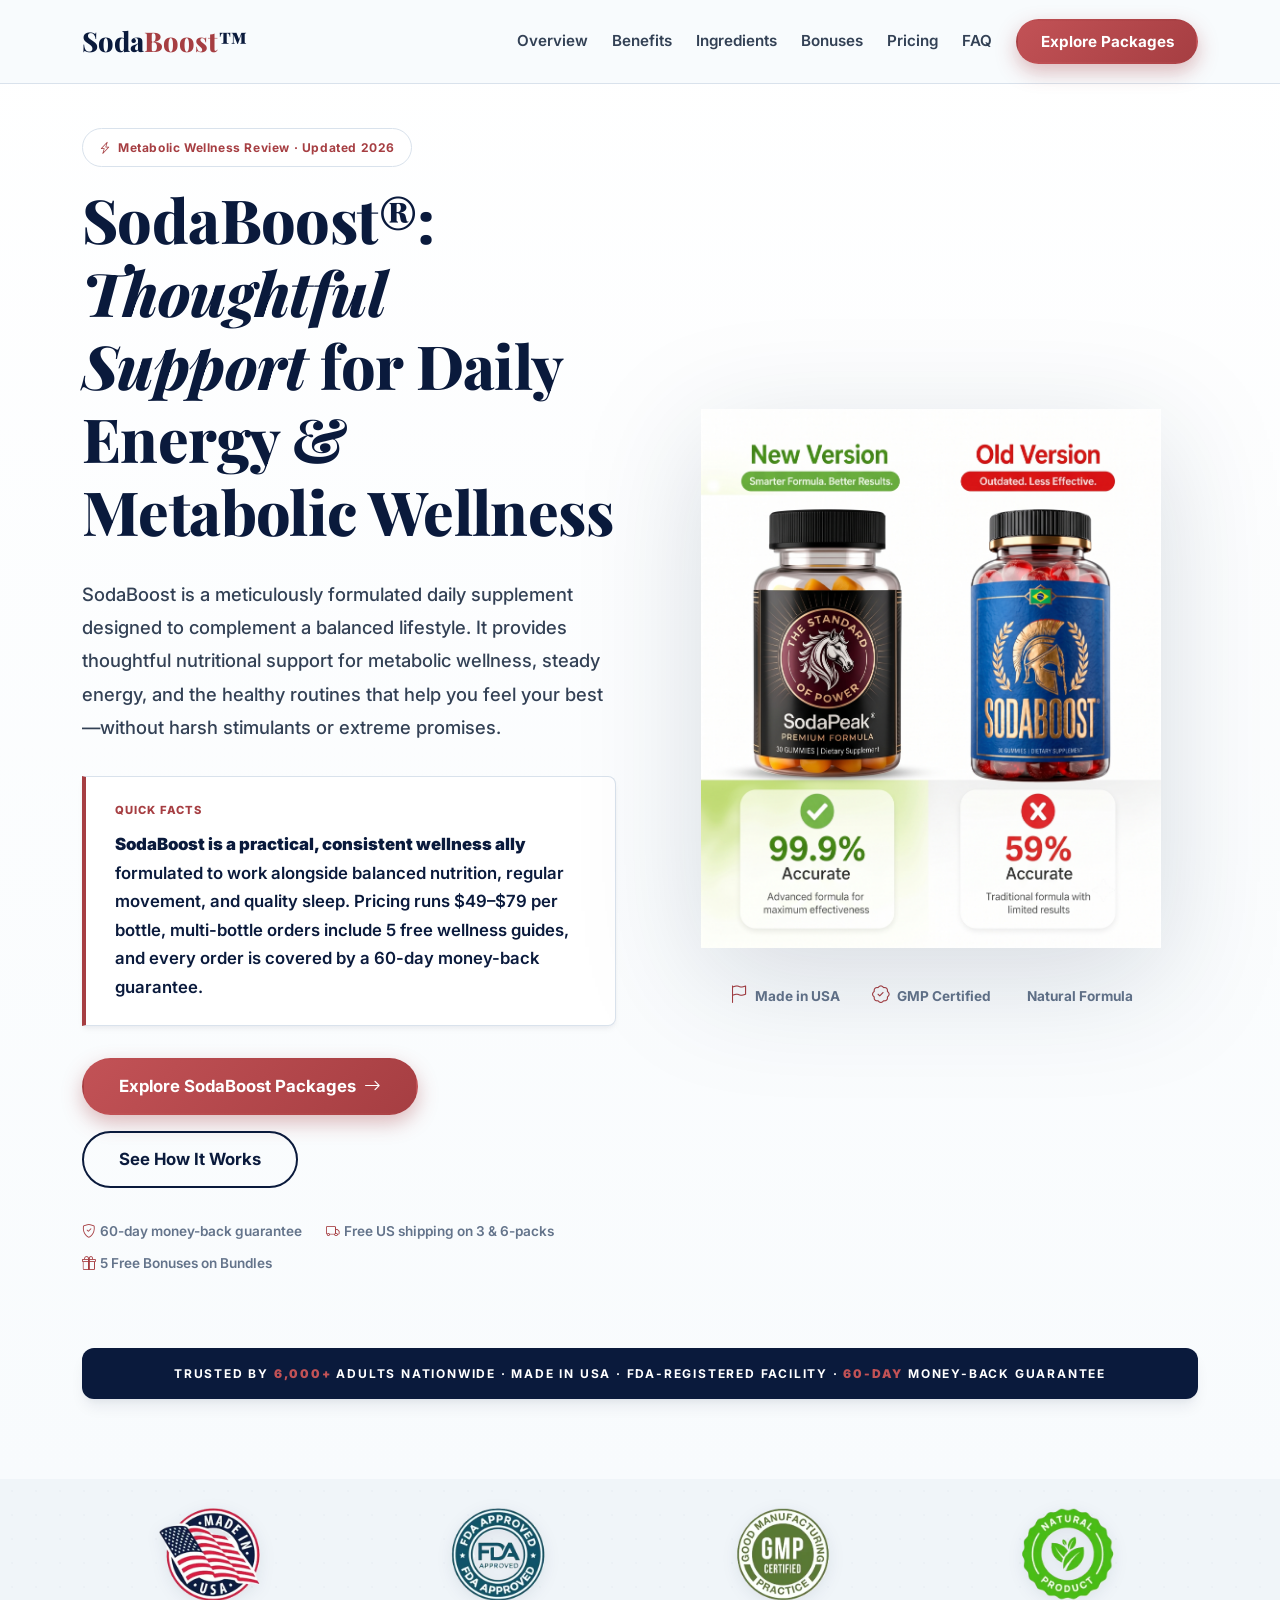
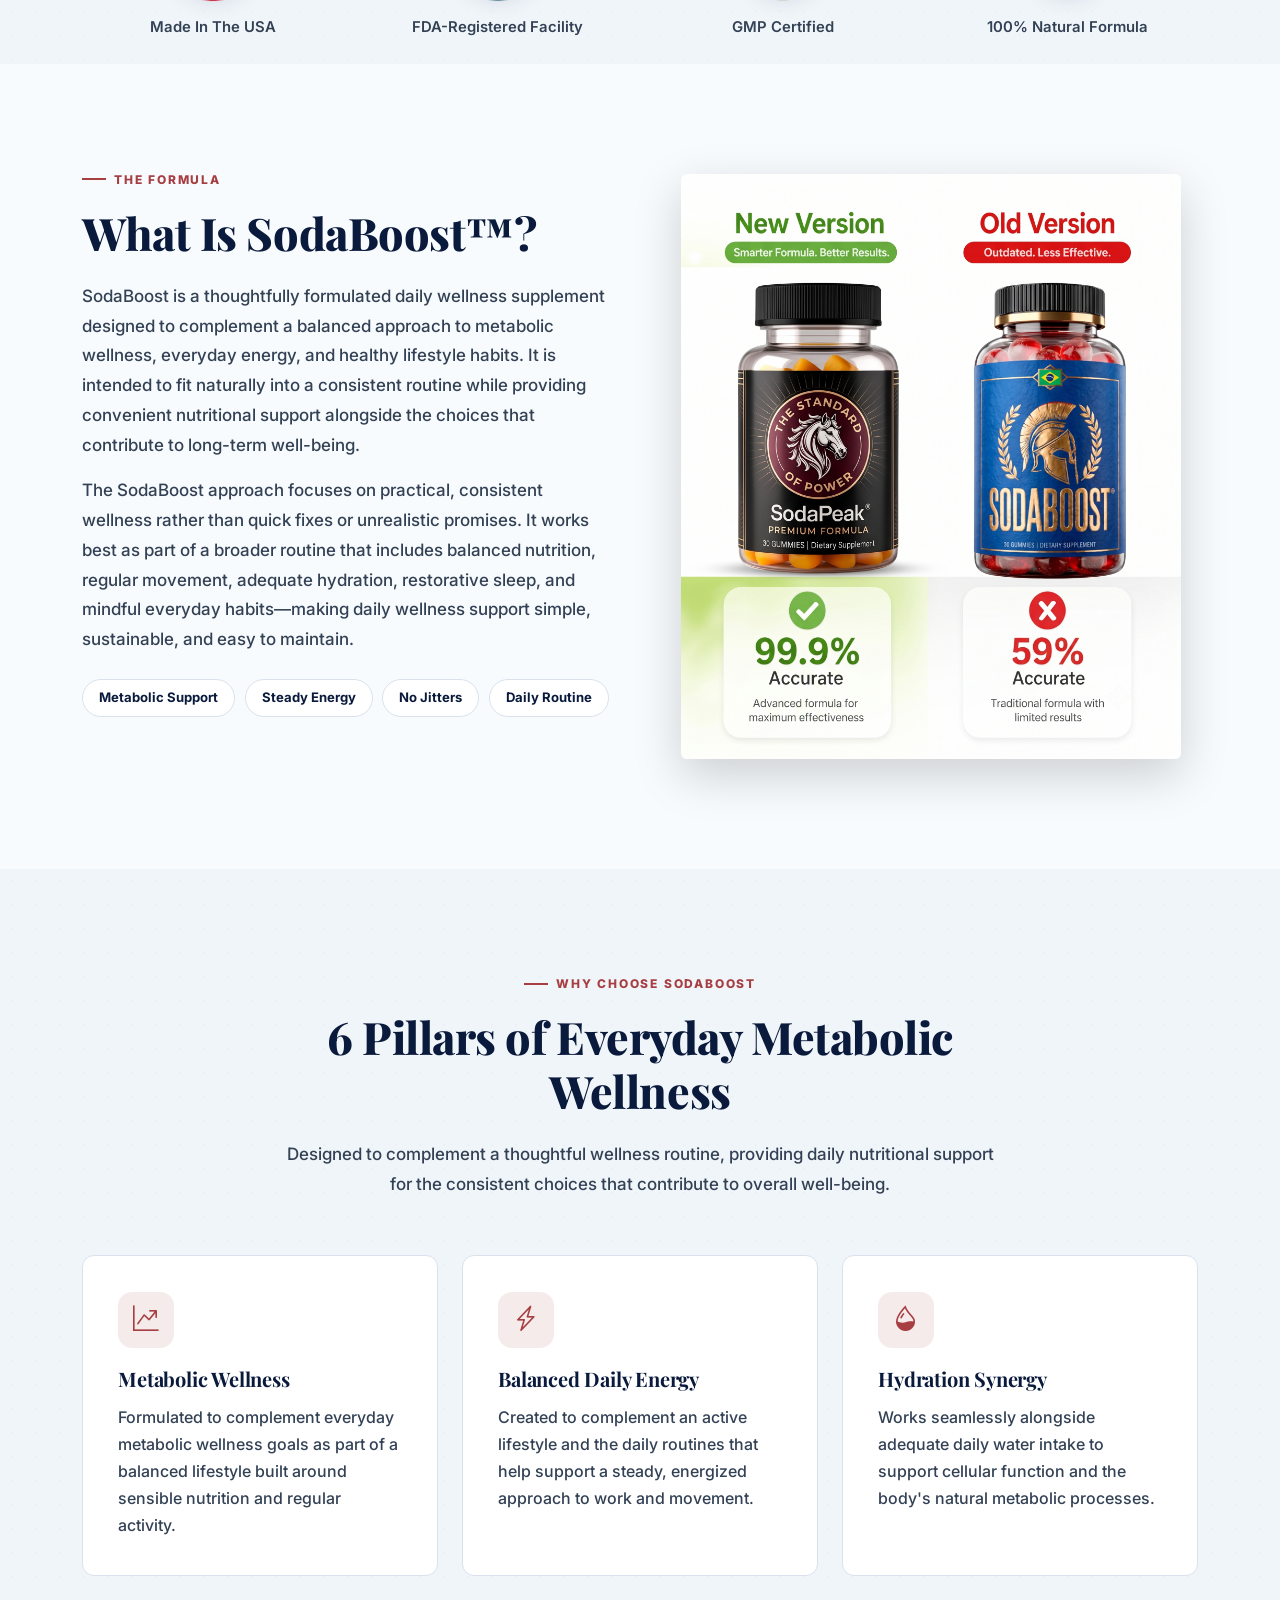
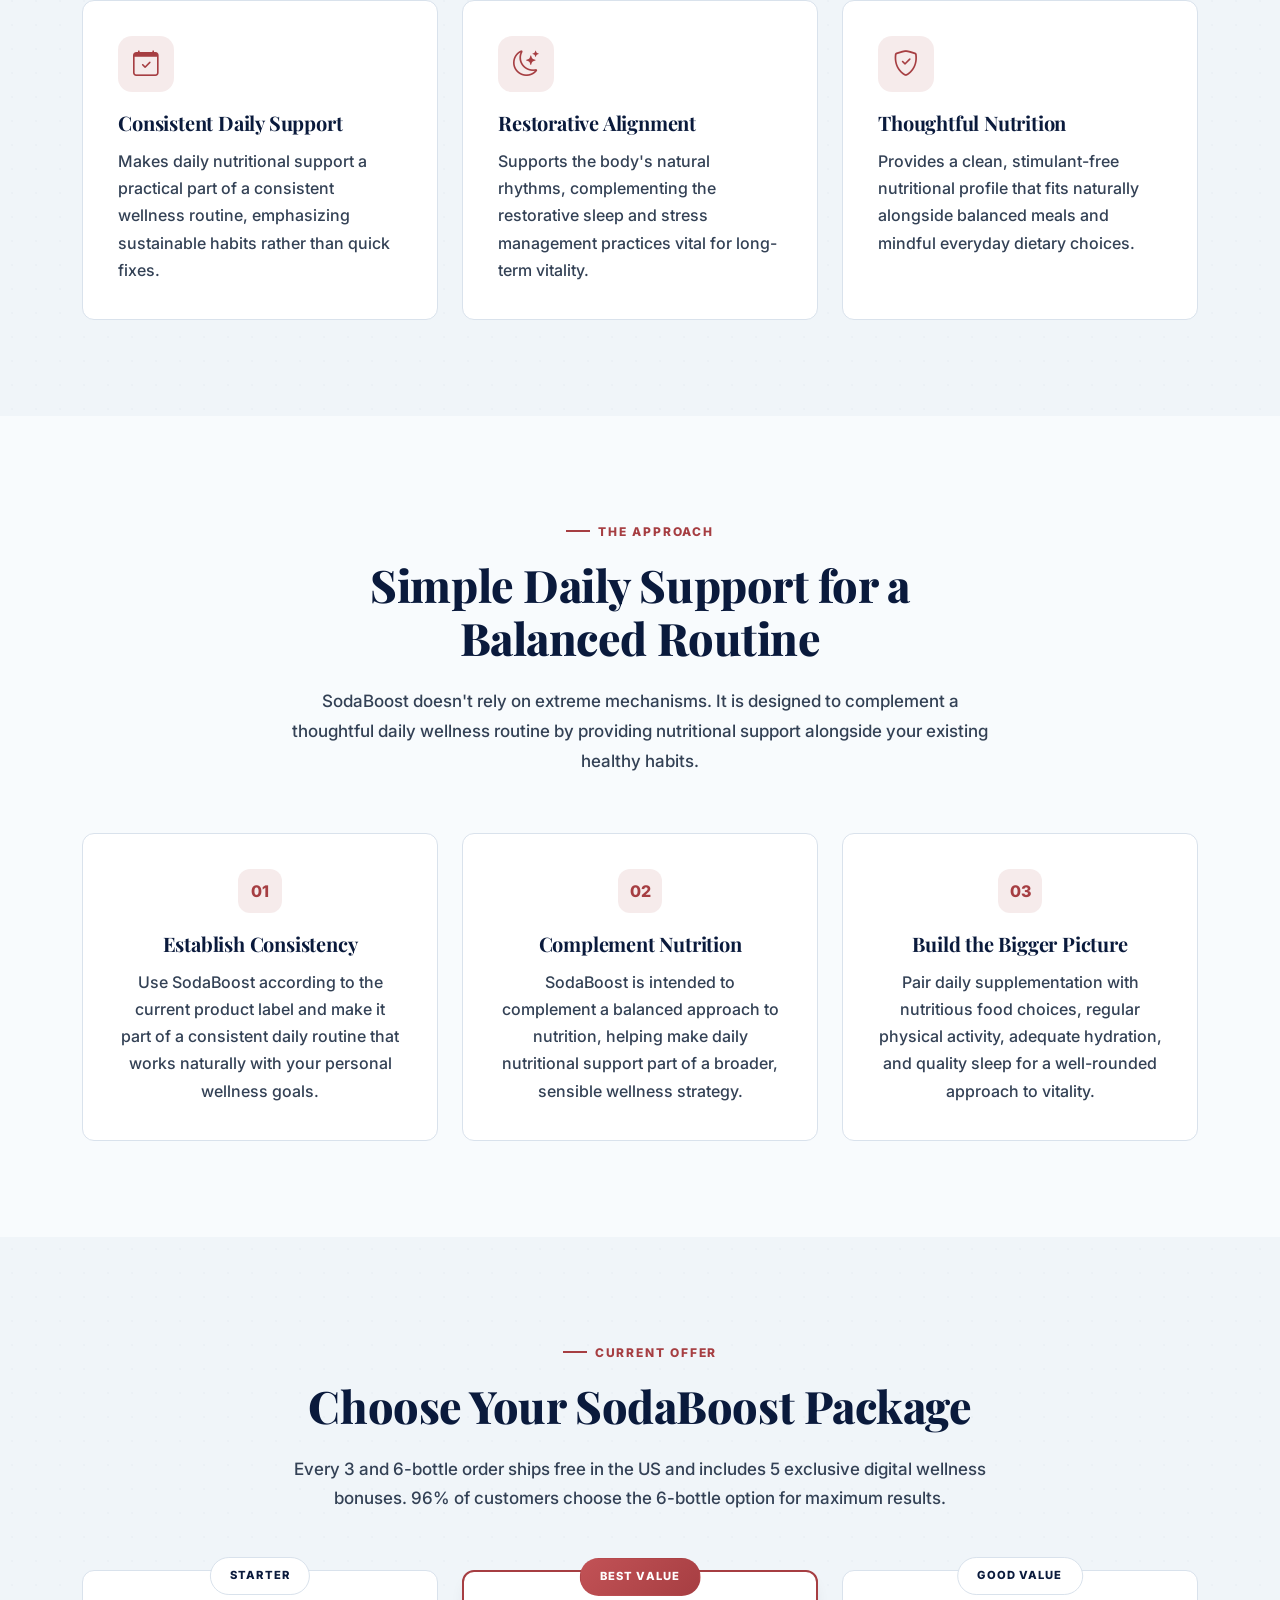
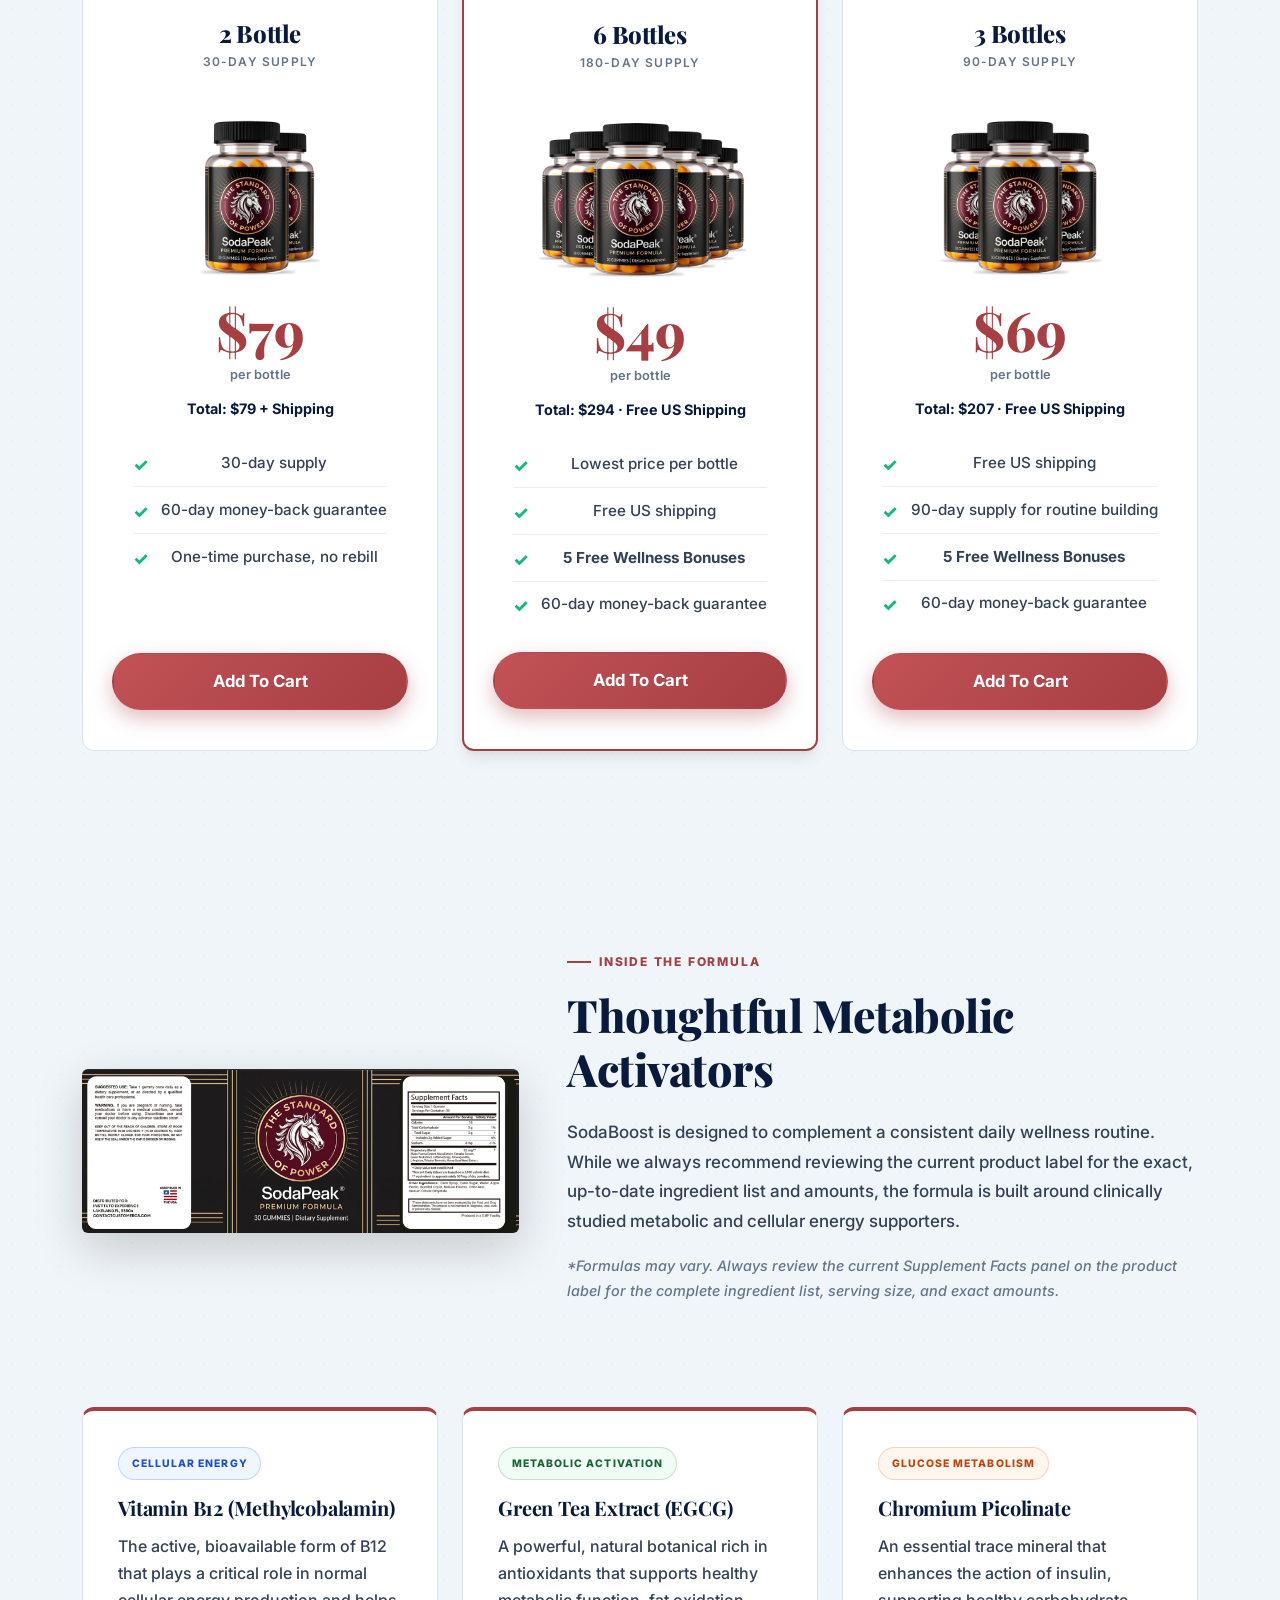
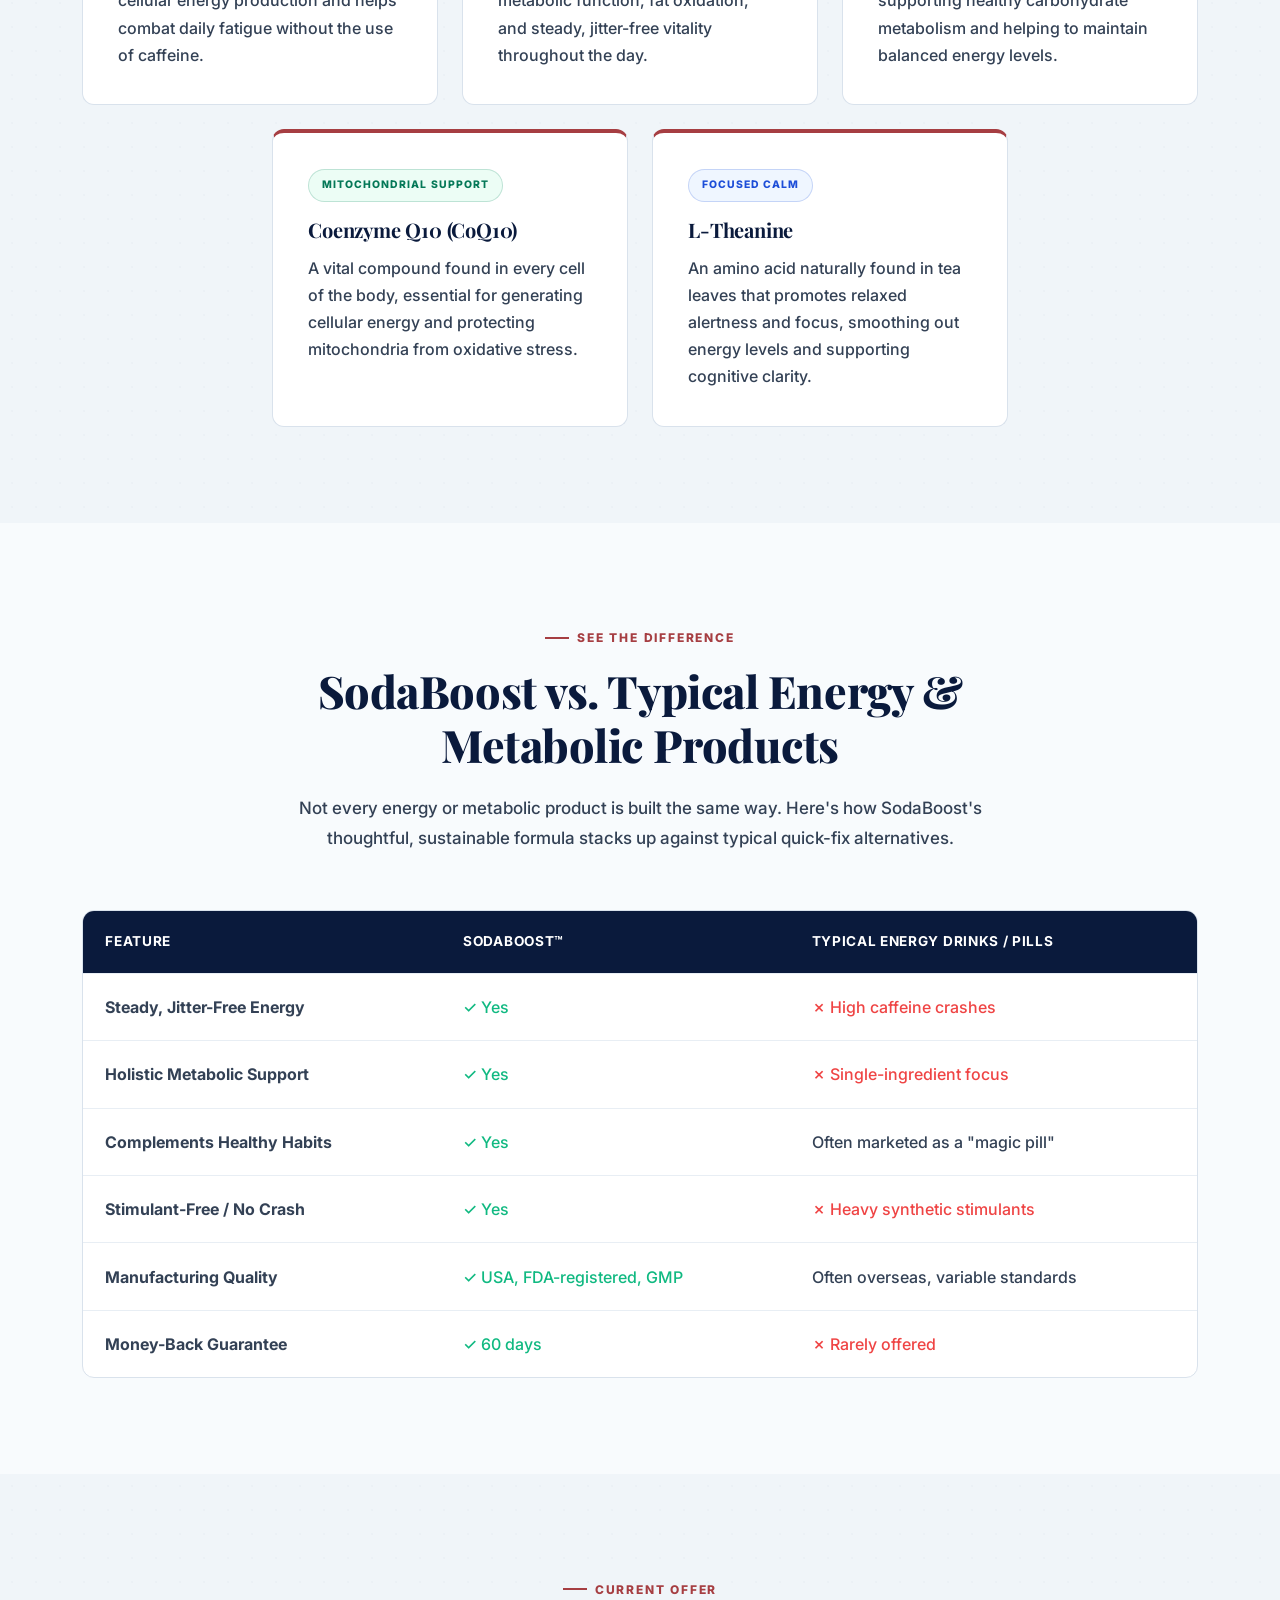
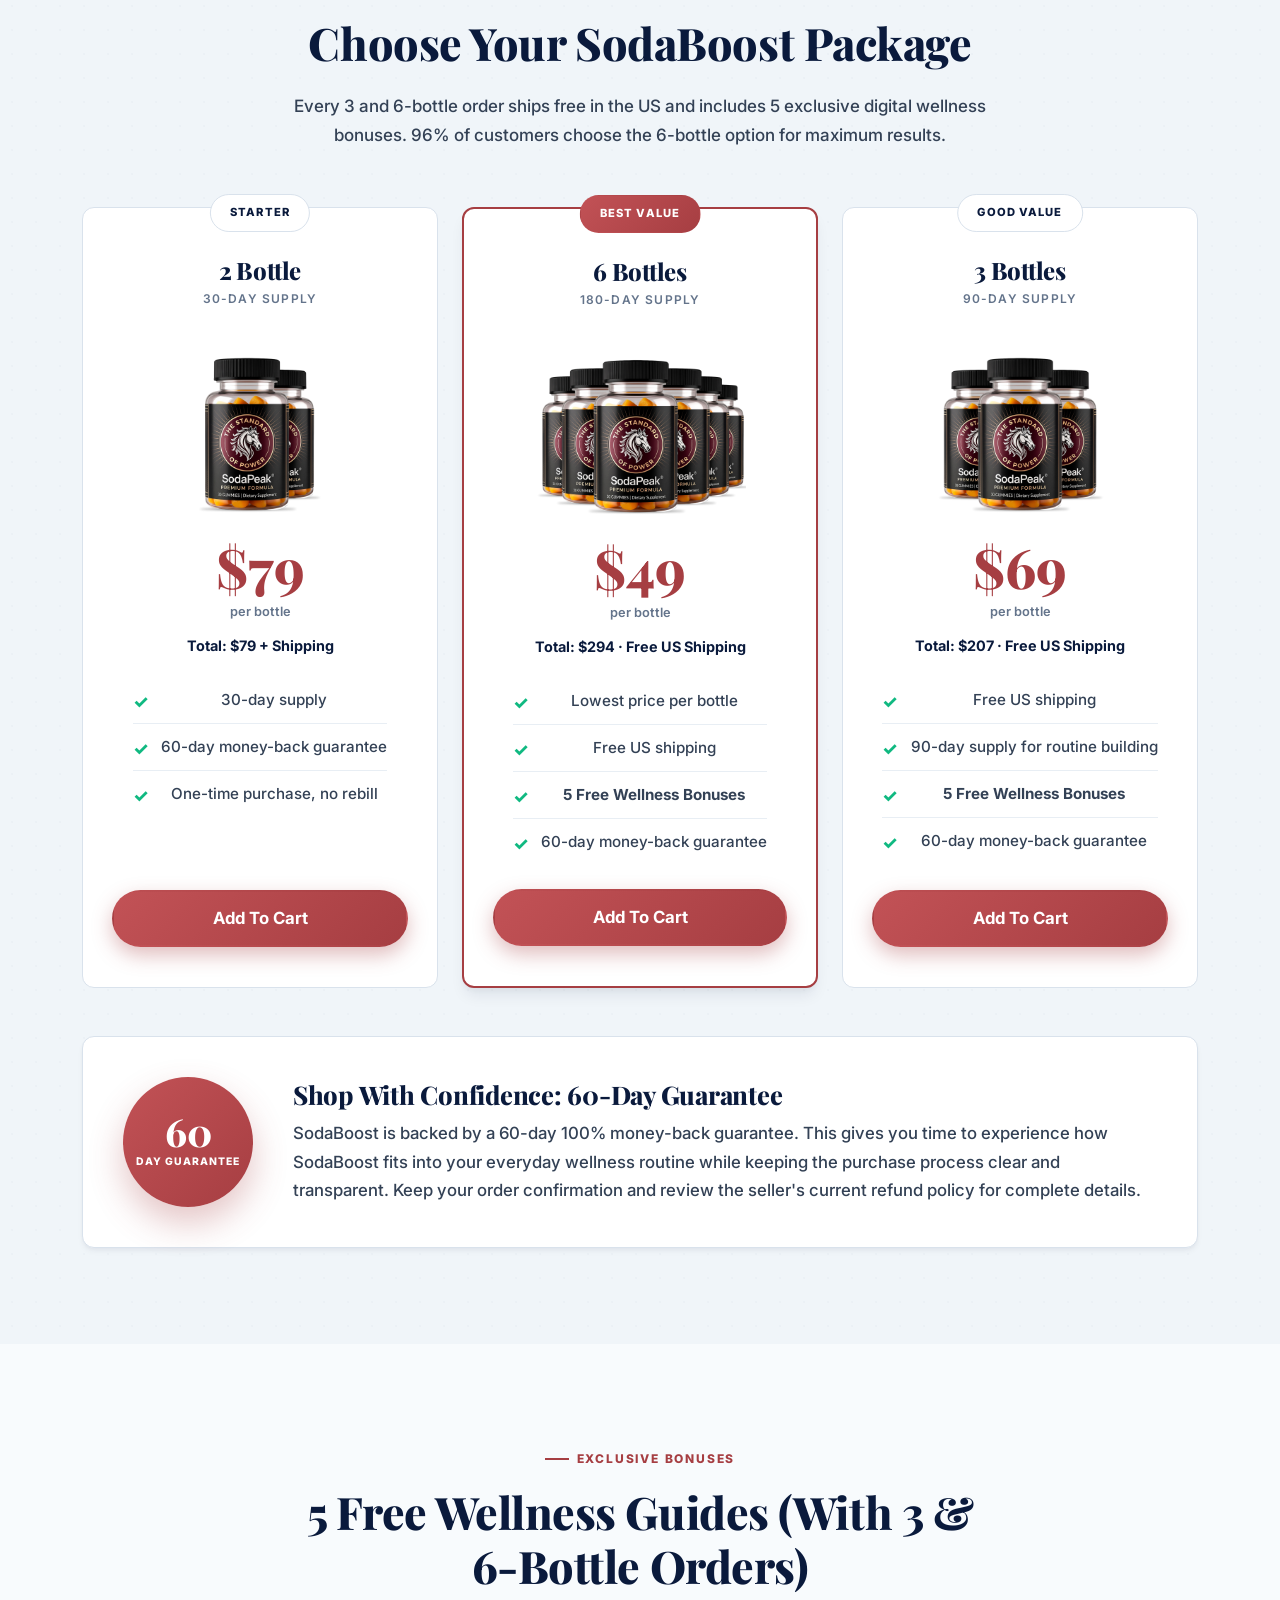
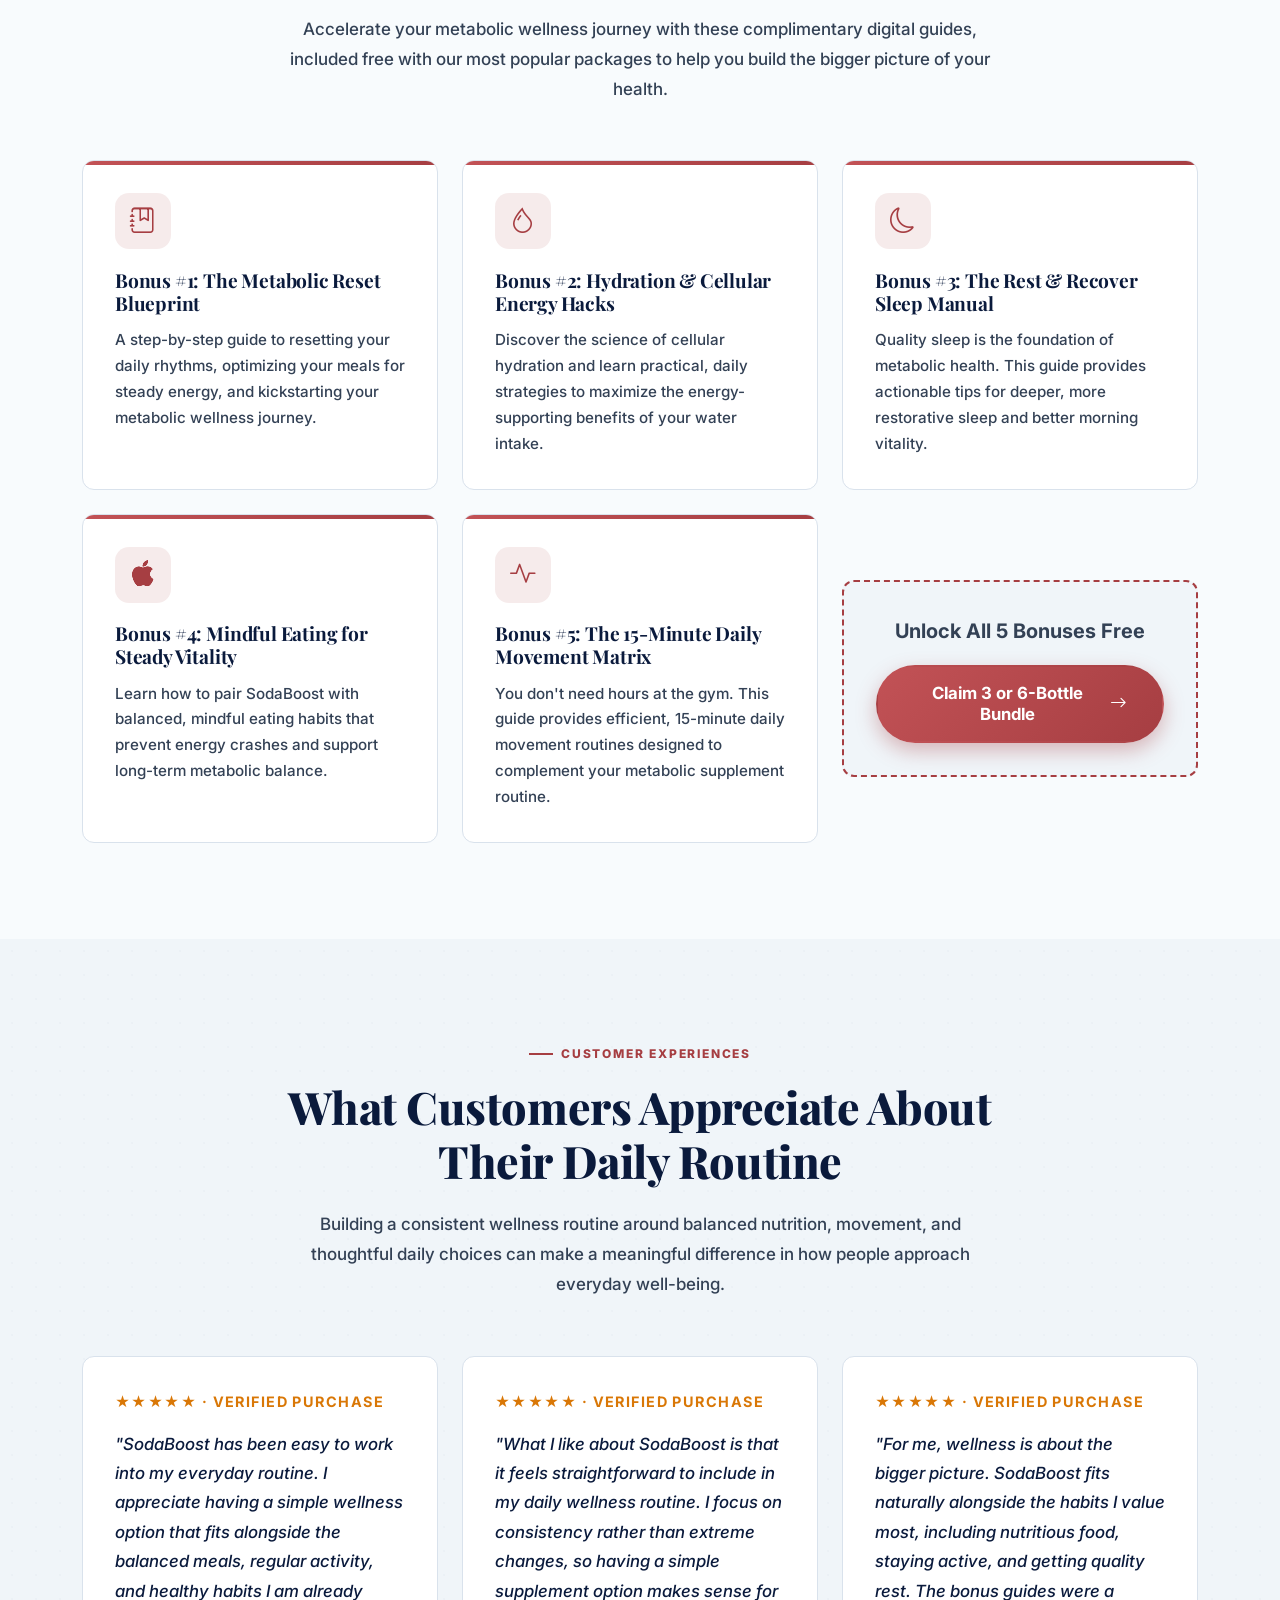
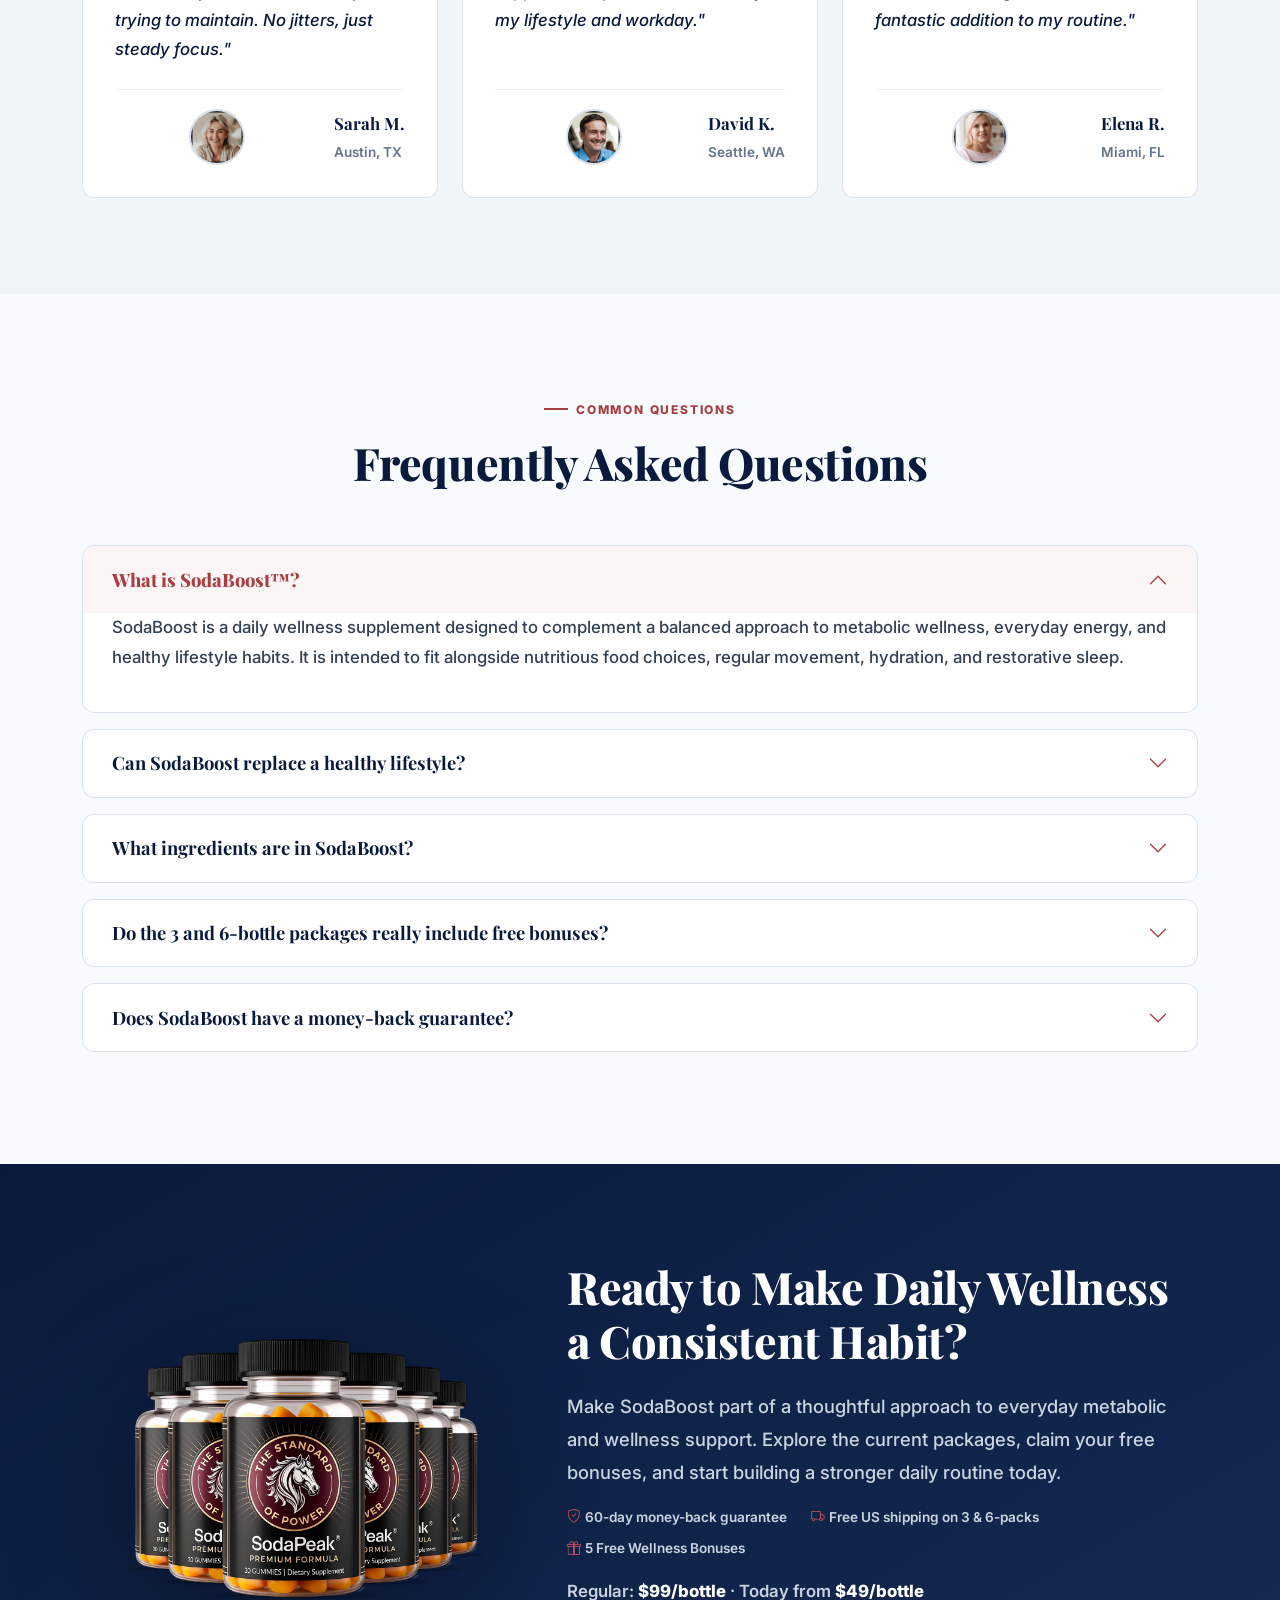
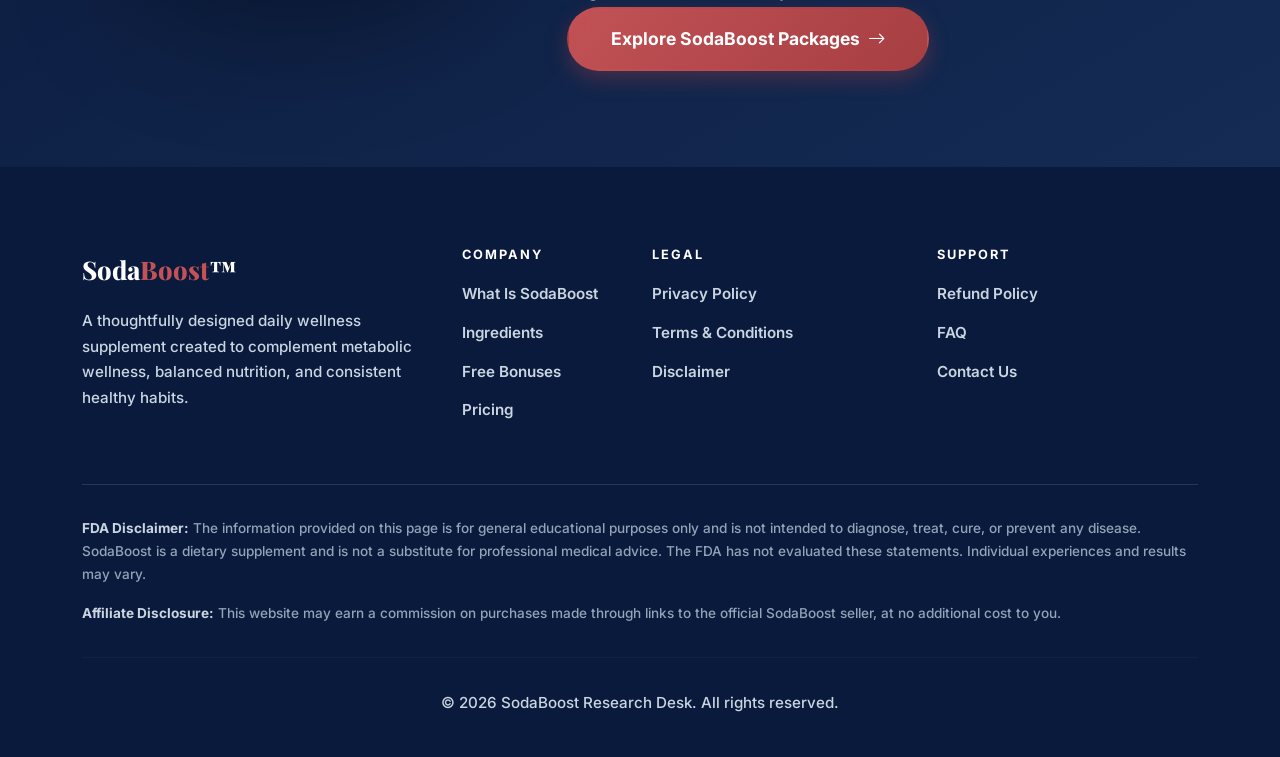
<file: index.html>
<!DOCTYPE html>
<html lang="en">
<head>
<meta charset="UTF-8">
<meta name="viewport" content="width=device-width, initial-scale=1.0">
<meta http-equiv="Content-Language" content="en">
<meta name="language" content="English">

<!-- 🎯 SEO: Optimized Title (56 chars - prevents Google truncation) -->
<title>SodaBoost™ Review 2026: Daily Energy & Metabolic Support</title>

<!-- 🎯 SEO: Optimized Description (154 chars - fits perfectly in SERPs) -->
<meta name="description" content="Independent SodaBoost review 2026: Daily nutritional support for metabolic wellness & steady energy. See ingredients, bonuses, pricing & 60-day guarantee.">

<!-- 🔑 High-Intent Keywords for Google & Bing -->
<meta name="keywords" content="SodaBoost review, metabolic wellness supplement, daily energy support, steady vitality formula, natural metabolic booster, healthy routine supplement, energy without caffeine crash">

<!-- 🤖 AEO: Allow AI engines to pull rich, long-form snippets -->
<meta name="robots" content="index, follow, max-image-preview:large, max-snippet:-1, max-video-preview:-1">
<meta name="googlebot" content="index, follow, max-snippet:-1">
<meta name="bingbot" content="index, follow, max-snippet:-1">

<!-- 🏛️ E-E-A-T: Author & Publisher Signals -->
<meta name="author" content="SodaBoost Research Desk">
<meta name="publisher" content="SodaBoost Wellness">

<!-- 🔗 Canonical & Domain Consistency (Corrected to soodaboost.org) -->
<link rel="canonical" href="https://soodaboost.org/">

<!-- 📱 Open Graph (Facebook, LinkedIn, AI Crawlers) -->
<meta property="og:type" content="article">
<meta property="og:title" content="SodaBoost™ Review 2026: Daily Energy & Metabolic Support">
<meta property="og:description" content="Independent analysis of SodaBoost's metabolic and energy formula. See ingredient breakdown, pricing, free bonuses, and the 60-day guarantee.">
<meta property="og:image" content="https://soodaboost.org/images/sodaboost-bottle.png">
<meta property="og:image:width" content="1200">
<meta property="og:image:height" content="630">
<meta property="og:image:alt" content="SodaBoost Daily Energy and Metabolic Support Supplement Bottle">
<meta property="og:url" content="https://soodaboost.org/">
<meta property="og:site_name" content="SodaBoost Official Review">
<meta property="og:locale" content="en_US">
<meta property="article:published_time" content="2026-01-15T08:00:00Z">
<meta property="article:modified_time" content="2026-10-09T12:00:00Z">
<meta property="article:section" content="Health & Wellness">
<meta property="article:tag" content="metabolic wellness">
<meta property="article:tag" content="daily energy support">
<meta property="article:tag" content="natural supplements">

<!-- 🐦 Twitter Card -->
<meta name="twitter:card" content="summary_large_image">
<meta name="twitter:title" content="SodaBoost™ Review 2026: Daily Energy & Metabolic Support">
<meta name="twitter:description" content="Independent SodaBoost review: Steady energy & metabolic wellness support with 5 free bonuses. 60-day guarantee.">
<meta name="twitter:image" content="https://soodaboost.org/images/sodaboost-bottle.png">
<meta name="twitter:image:alt" content="SodaBoost Metabolic Wellness Supplement">

<!-- ⚡ Performance: Preconnect & DNS Prefetch -->
<link rel="preconnect" href="https://fonts.googleapis.com">
<link rel="preconnect" href="https://fonts.gstatic.com" crossorigin>
<link rel="dns-prefetch" href="https://fonts.googleapis.com">

<!-- 🎨 Fonts & Styling -->
<link href="https://fonts.googleapis.com/css2?family=Inter:wght@400;500;600;700&family=Playfair+Display:wght@600;700;800&display=swap" rel="stylesheet">
<link href="https://cdn.jsdelivr.net/npm/bootstrap@5.3.3/dist/css/bootstrap.min.css" rel="stylesheet">
<link rel="stylesheet" href="https://cdn.jsdelivr.net/npm/bootstrap-icons@1.11.3/font/bootstrap-icons.min.css">
<link rel="stylesheet" href="style.css">

<!-- 🧠 AEO-Optimized Structured Data (JSON-LD @graph) -->
<script type="application/ld+json">
{
  "@context": "https://schema.org",
  "@graph": [
    {
      "@type": "WebSite",
      "@id": "https://soodaboost.org/#website",
      "url": "https://soodaboost.org/",
      "name": "SodaBoost Research Desk",
      "publisher": {"@id": "https://soodaboost.org/#organization"}
    },
    {
      "@type": "Organization",
      "@id": "https://soodaboost.org/#organization",
      "name": "SodaBoost Research Desk",
      "url": "https://soodaboost.org/",
      "logo": {
        "@type": "ImageObject",
        "url": "https://soodaboost.org/images/logo.png",
        "width": 512,
        "height": 512
      },
      "description": "Independent editorial review desk covering metabolic wellness and daily energy supplements.",
      "contactPoint": {
        "@type": "ContactPoint",
        "contactType": "customer support",
        "email": "support@soodaboost.org",
        "availableLanguage": "English"
      }
    },
    {
      "@type": "WebPage",
      "@id": "https://soodaboost.org/#webpage",
      "url": "https://soodaboost.org/",
      "name": "SodaBoost™ Review 2026: Advanced Daily Energy & Metabolic Support",
      "description": "Independent SodaBoost review: Thoughtful daily nutritional support for metabolic wellness, steady energy, and healthy routines.",
      "isPartOf": {"@id": "https://soodaboost.org/#website"},
      "about": {"@id": "https://soodaboost.org/#product"},
      "datePublished": "2026-01-15",
      "dateModified": "2026-10-09",
      "speakable": {
        "@type": "SpeakableSpecification",
        "cssSelector": ["h1", ".sb-answer", ".sb-lede"]
      }
    },
    {
      "@type": "Product",
      "@id": "https://soodaboost.org/#product",
      "name": "SodaBoost",
      "image": [
        "https://soodaboost.org/images/sodaboost-bottle.png",
        "https://soodaboost.org/images/sodaboost-3.png",
        "https://soodaboost.org/images/sodaboost-6.png"
      ],
      "description": "Thoughtfully formulated daily wellness supplement designed to complement metabolic wellness, balanced nutrition, and everyday energy.",
      "brand": {"@type": "Brand", "name": "SodaBoost"},
      "sku": "SODABOOST-MET-2026",
      "offers": {
        "@type": "AggregateOffer",
        "priceCurrency": "USD",
        "lowPrice": "49.00",
        "highPrice": "79.00",
        "offerCount": "3",
        "availability": "https://schema.org/InStock",
        "url": "https://soodaboost.org/#pricing"
      },
      "aggregateRating": {
        "@type": "AggregateRating",
        "ratingValue": "4.9",
        "reviewCount": "6120",
        "bestRating": "5",
        "worstRating": "1"
      }
    },
    {
      "@type": "Article",
      "@id": "https://soodaboost.org/#article",
      "headline": "SodaBoost™ Review 2026: Advanced Daily Energy & Metabolic Support",
      "description": "Independent analysis of SodaBoost's metabolic and energy formula, ingredients, pricing, free bonuses, and 60-day guarantee.",
      "image": "https://soodaboost.org/images/sodaboost-bottle.png",
      "author": {"@id": "https://soodaboost.org/#organization"},
      "publisher": {"@id": "https://soodaboost.org/#organization"},
      "datePublished": "2026-01-15",
      "dateModified": "2026-10-09",
      "mainEntityOfPage": {"@id": "https://soodaboost.org/#webpage"},
      "wordCount": 2200,
      "articleSection": "Supplement Reviews",
      "keywords": ["metabolic wellness", "daily energy", "steady vitality", "natural supplements"]
    },
    {
      "@type": "FAQPage",
      "mainEntity": [
        {
          "@type": "Question",
          "name": "What is SodaBoost and how does it work?",
          "text": "What is SodaBoost and how does it work?",
          "acceptedAnswer": {
            "@type": "Answer",
            "text": "SodaBoost is a daily wellness supplement designed to complement a balanced approach to metabolic wellness and everyday energy. It provides nutritional support alongside balanced nutrition, regular movement, hydration, and restorative sleep."
          }
        },
        {
          "@type": "Question",
          "name": "Can SodaBoost replace a healthy lifestyle?",
          "text": "Can SodaBoost replace a healthy lifestyle?",
          "acceptedAnswer": {
            "@type": "Answer",
            "text": "No. SodaBoost is intended to complement—not replace—the fundamentals of a balanced wellness routine. Nutritious food, regular physical activity, adequate hydration, and restorative sleep remain the foundation of long-term well-being."
          }
        },
        {
          "@type": "Question",
          "name": "Does SodaBoost come with any bonuses?",
          "text": "Does SodaBoost come with any bonuses?",
          "acceptedAnswer": {
            "@type": "Answer",
            "text": "Yes. Every 3-bottle and 6-bottle package of SodaBoost includes 5 free digital wellness guides covering metabolic resets, hydration, sleep optimization, mindful eating, and daily movement routines."
          }
        },
        {
          "@type": "Question",
          "name": "Does SodaBoost have a money-back guarantee?",
          "text": "Does SodaBoost have a money-back guarantee?",
          "acceptedAnswer": {
            "@type": "Answer",
            "text": "Yes. SodaBoost is backed by a 60-day 100% money-back guarantee. If you are not satisfied, you can request a full refund within 60 days of your purchase, subject to the seller's official terms."
          }
        }
      ]
    }
  ]
}
</script>

<!-- 🗺️ Sitemap Reference for Discoverability -->
<link rel="sitemap" type="application/xml" href="/sitemap.xml">
</head>
<body>

<a href="#main-content" class="sb-skip">Skip to main content</a>

<nav class="navbar navbar-expand-lg sb-nav fixed-top" id="sbNav">
  <div class="container">
    <a class="navbar-brand" href="#top">
      <span class="sb-logo">Soda<em>Boost</em>™</span>
    </a>
    <button class="navbar-toggler" type="button" data-bs-toggle="collapse" data-bs-target="#sbNavCollapse" aria-controls="sbNavCollapse" aria-expanded="false" aria-label="Toggle navigation">
      <span class="navbar-toggler-icon"></span>
    </button>
    <div class="collapse navbar-collapse" id="sbNavCollapse">
      <ul class="navbar-nav ms-auto align-items-lg-center gap-2">
        <li class="nav-item"><a class="nav-link" href="#what-is">Overview</a></li>
        <li class="nav-item"><a class="nav-link" href="#benefits">Benefits</a></li>
        <li class="nav-item"><a class="nav-link" href="#ingredients">Ingredients</a></li>
        <li class="nav-item"><a class="nav-link" href="#bonuses">Bonuses</a></li>
        <li class="nav-item"><a class="nav-link" href="#pricing">Pricing</a></li>
        <li class="nav-item"><a class="nav-link" href="#faq">FAQ</a></li>
        <li class="nav-item ms-lg-2">
          <a href="#" class="sb-btn sb-btn--primary sb-btn--sm order-btn" data-cta="nav">Explore Packages</a>
        </li>
      </ul>
    </div>
  </div>
</nav>

<main id="main-content">
<!-- HERO -->
<section class="sb-hero" id="top">
  <div class="container">
    <div class="row align-items-center g-5">
      <div class="col-lg-6">
        <span class="sb-pill"><i class="bi bi-lightning-charge"></i> Metabolic Wellness Review · Updated 2026</span>
        <h1 class="mt-3">SodaBoost®: <em>Thoughtful Support</em> for Daily Energy & Metabolic Wellness</h1>
        <p class="sb-lede mt-3">SodaBoost is a meticulously formulated daily supplement designed to complement a balanced lifestyle. It provides thoughtful nutritional support for metabolic wellness, steady energy, and the healthy routines that help you feel your best—without harsh stimulants or extreme promises.</p>

        <div class="sb-answer">
          <span class="sb-answer__tag">Quick Facts</span>
          <p><strong>SodaBoost is a practical, consistent wellness ally</strong> formulated to work alongside balanced nutrition, regular movement, and quality sleep. Pricing runs $49–$79 per bottle, multi-bottle orders include 5 free wellness guides, and every order is covered by a 60-day money-back guarantee.</p>
        </div>

        <div class="sb-hero__cta">
          <a href="#" class="sb-btn sb-btn--primary order-btn" data-cta="hero">Explore SodaBoost Packages <i class="bi bi-arrow-right"></i></a>
          <a href="#how-it-works" class="sb-btn sb-btn--ghost">See How It Works</a>
        </div>
        <p class="sb-cta-micro">
          <span><i class="bi bi-shield-check"></i>60-day money-back guarantee</span>
          <span><i class="bi bi-truck"></i>Free US shipping on 3 & 6-packs</span>
          <span><i class="bi bi-gift"></i>5 Free Bonuses on Bundles</span>
        </p>
      </div>
      <div class="col-lg-6 text-center">
        <img src="images/hero.png" alt="SodaBoost daily energy and metabolic support supplement bottle" class="sb-hero__img" width="460" height="600" loading="eager" fetchpriority="high">
        <div class="sb-hero-badges">
          <div><i class="bi bi-flag"></i> Made in USA</div>
          <div><i class="bi bi-patch-check"></i> GMP Certified</div>
          <div><i class="bi bi-leaf"></i> Natural Formula</div>
        </div>
      </div>
    </div>
    <div class="sb-ribbon">Trusted by <b>6,000+</b> adults nationwide · Made in USA · FDA-registered facility · <b>60-day</b> money-back guarantee</div>
  </div>
</section>

<!-- TRUST STRIP -->
<section class="sb-sec sb-sec--alt py-4">
  <div class="container">
    <div class="row g-4 text-center">
      <div class="col-md-3 col-6">
        <img src="images/badge-usa.png" alt="Made in USA" class="sb-badge-img" width="94" height="94" loading="lazy">
        <p class="mt-2 mb-0 fw-semibold small">Made In The USA</p>
      </div>
      <div class="col-md-3 col-6">
        <img src="images/badge-fda.png" alt="FDA-Registered Facility" class="sb-badge-img" width="94" height="94" loading="lazy">
        <p class="mt-2 mb-0 fw-semibold small">FDA-Registered Facility</p>
      </div>
      <div class="col-md-3 col-6">
        <img src="images/badge-gmp.png" alt="GMP Certified" class="sb-badge-img" width="94" height="94" loading="lazy">
        <p class="mt-2 mb-0 fw-semibold small">GMP Certified</p>
      </div>
      <div class="col-md-3 col-6">
        <img src="images/badge-natural.png" alt="Naturally Sourced" class="sb-badge-img" width="94" height="94" loading="lazy">
        <p class="mt-2 mb-0 fw-semibold small">100% Natural Formula</p>
      </div>
    </div>
  </div>
</section>

<!-- WHAT IS -->
<section class="sb-sec" id="what-is">
  <div class="container">
    <div class="row align-items-center g-5">
      <div class="col-lg-6">
        <div class="sb-head">
          <span class="sb-eyebrow">The Formula</span>
          <h2 id="what-is-sodaboost">What Is SodaBoost™?</h2>
          <p class="mt-3">SodaBoost is a thoughtfully formulated daily wellness supplement designed to complement a balanced approach to metabolic wellness, everyday energy, and healthy lifestyle habits. It is intended to fit naturally into a consistent routine while providing convenient nutritional support alongside the choices that contribute to long-term well-being.</p>
          <p>The SodaBoost approach focuses on practical, consistent wellness rather than quick fixes or unrealistic promises. It works best as part of a broader routine that includes balanced nutrition, regular movement, adequate hydration, restorative sleep, and mindful everyday habits—making daily wellness support simple, sustainable, and easy to maintain.</p>
          <div class="sb-trust-chips mt-4">
            <span class="sb-chip">Metabolic Support</span>
            <span class="sb-chip">Steady Energy</span>
            <span class="sb-chip">No Jitters</span>
            <span class="sb-chip">Daily Routine</span>
          </div>
        </div>
      </div>
      <div class="col-lg-6 text-center">
        <img src="images/hero.png" alt="Healthy adult maintaining metabolic balance with SodaBoost" class="sb-section-img rounded shadow-lg" width="500" height="400" loading="lazy">
      </div>
    </div>
  </div>
</section>

<!-- BENEFITS -->
<section class="sb-sec sb-sec--alt" id="benefits">
  <div class="container">
    <div class="sb-head sb-head--c">
      <span class="sb-eyebrow sb-eyebrow--c">Why Choose SodaBoost</span>
      <h2>6 Pillars of Everyday Metabolic Wellness</h2>
      <p class="mt-3">Designed to complement a thoughtful wellness routine, providing daily nutritional support for the consistent choices that contribute to overall well-being.</p>
    </div>
    <div class="row g-4">
      <div class="col-md-6 col-lg-4">
        <div class="sb-card h-100">
          <div class="sb-card__icon"><i class="bi bi-graph-up-arrow"></i></div>
          <h3>Metabolic Wellness</h3>
          <p>Formulated to complement everyday metabolic wellness goals as part of a balanced lifestyle built around sensible nutrition and regular activity.</p>
        </div>
      </div>
      <div class="col-md-6 col-lg-4">
        <div class="sb-card h-100">
          <div class="sb-card__icon"><i class="bi bi-lightning-charge"></i></div>
          <h3>Balanced Daily Energy</h3>
          <p>Created to complement an active lifestyle and the daily routines that help support a steady, energized approach to work and movement.</p>
        </div>
      </div>
      <div class="col-md-6 col-lg-4">
        <div class="sb-card h-100">
          <div class="sb-card__icon"><i class="bi bi-droplet-half"></i></div>
          <h3>Hydration Synergy</h3>
          <p>Works seamlessly alongside adequate daily water intake to support cellular function and the body's natural metabolic processes.</p>
        </div>
      </div>
      <div class="col-md-6 col-lg-4">
        <div class="sb-card h-100">
          <div class="sb-card__icon"><i class="bi bi-calendar-check"></i></div>
          <h3>Consistent Daily Support</h3>
          <p>Makes daily nutritional support a practical part of a consistent wellness routine, emphasizing sustainable habits rather than quick fixes.</p>
        </div>
      </div>
      <div class="col-md-6 col-lg-4">
        <div class="sb-card h-100">
          <div class="sb-card__icon"><i class="bi bi-moon-stars"></i></div>
          <h3>Restorative Alignment</h3>
          <p>Supports the body's natural rhythms, complementing the restorative sleep and stress management practices vital for long-term vitality.</p>
        </div>
      </div>
      <div class="col-md-6 col-lg-4">
        <div class="sb-card h-100">
          <div class="sb-card__icon"><i class="bi bi-shield-check"></i></div>
          <h3>Thoughtful Nutrition</h3>
          <p>Provides a clean, stimulant-free nutritional profile that fits naturally alongside balanced meals and mindful everyday dietary choices.</p>
        </div>
      </div>
    </div>
  </div>
</section>

<!-- HOW IT WORKS -->
<section class="sb-sec" id="how-it-works">
  <div class="container">
    <div class="sb-head sb-head--c">
      <span class="sb-eyebrow sb-eyebrow--c">The Approach</span>
      <h2 id="how-sodaboost-works">Simple Daily Support for a Balanced Routine</h2>
      <p class="mt-3">SodaBoost doesn't rely on extreme mechanisms. It is designed to complement a thoughtful daily wellness routine by providing nutritional support alongside your existing healthy habits.</p>
    </div>
    <div class="row g-4 justify-content-center">
      <div class="col-md-4">
        <div class="sb-card h-100 text-center">
          <div class="sb-card__n mx-auto">01</div>
          <h3>Establish Consistency</h3>
          <p>Use SodaBoost according to the current product label and make it part of a consistent daily routine that works naturally with your personal wellness goals.</p>
        </div>
      </div>
      <div class="col-md-4">
        <div class="sb-card h-100 text-center">
          <div class="sb-card__n mx-auto">02</div>
          <h3>Complement Nutrition</h3>
          <p>SodaBoost is intended to complement a balanced approach to nutrition, helping make daily nutritional support part of a broader, sensible wellness strategy.</p>
        </div>
      </div>
      <div class="col-md-4">
        <div class="sb-card h-100 text-center">
          <div class="sb-card__n mx-auto">03</div>
          <h3>Build the Bigger Picture</h3>
          <p>Pair daily supplementation with nutritious food choices, regular physical activity, adequate hydration, and quality sleep for a well-rounded approach to vitality.</p>
        </div>
      </div>
    </div>
  </div>
</section>

<!-- PRICING -->
<section class="sb-sec sb-sec--alt" id="pricing">
  <div class="container">
    <div class="sb-head sb-head--c">
      <span class="sb-eyebrow sb-eyebrow--c">Current Offer</span>
      <h2 id="sodaboost-pricing">Choose Your SodaBoost Package</h2>
      <p class="mt-3">Every 3 and 6-bottle order ships free in the US and includes 5 exclusive digital wellness bonuses. 96% of customers choose the 6-bottle option for maximum results.</p>
    </div>

    <div class="row g-4">
      <div class="col-lg-4">
        <div class="sb-pack">
          <span class="sb-pack__tag">Starter</span>
          <h3>2 Bottle</h3>
          <p class="sb-pack__sub">30-Day Supply</p>
          <img src="images/2.png" alt="2 Bottle of SodaBoost" loading="lazy" width="212" height="212">
          <div class="sb-pack__price"><b>$79</b><span>per bottle</span></div>
          <p class="sb-pack__tot">Total: $79 + Shipping</p>
          <ul>
            <li>30-day supply</li>
            <li>60-day money-back guarantee</li>
            <li>One-time purchase, no rebill</li>
          </ul>
          <a href="#" class="sb-btn sb-btn--primary sb-btn--full order-btn" data-cta="pricing-1">Add To Cart</a>
        </div>
      </div>
      <div class="col-lg-4">
        <div class="sb-pack sb-pack--best">
          <span class="sb-pack__tag">Best Value</span>
          <h3>6 Bottles</h3>
          <p class="sb-pack__sub">180-Day Supply</p>
          <img src="images/6.png" alt="6 Bottles of SodaBoost" loading="lazy" width="212" height="212">
          <div class="sb-pack__price"><b>$49</b><span>per bottle</span></div>
          <p class="sb-pack__tot">Total: $294 · Free US Shipping</p>
          <ul>
            <li>Lowest price per bottle</li>
            <li>Free US shipping</li>
            <li><strong>5 Free Wellness Bonuses</strong></li>
            <li>60-day money-back guarantee</li>
          </ul>
          <a href="#" class="sb-btn sb-btn--primary sb-btn--full order-btn" data-cta="pricing-6">Add To Cart</a>
        </div>
      </div>
      <div class="col-lg-4">
        <div class="sb-pack">
          <span class="sb-pack__tag">Good Value</span>
          <h3>3 Bottles</h3>
          <p class="sb-pack__sub">90-Day Supply</p>
          <img src="images/3.png" alt="3 Bottles of SodaBoost" loading="lazy" width="212" height="212">
          <div class="sb-pack__price"><b>$69</b><span>per bottle</span></div>
          <p class="sb-pack__tot">Total: $207 · Free US Shipping</p>
          <ul>
            <li>Free US shipping</li>
            <li>90-day supply for routine building</li>
            <li><strong>5 Free Wellness Bonuses</strong></li>
            <li>60-day money-back guarantee</li>
          </ul>
          <a href="#" class="sb-btn sb-btn--primary sb-btn--full order-btn" data-cta="pricing-3">Add To Cart</a>
        </div>
      </div>
    </div>
  </div>
</section>

<!-- INGREDIENTS -->
<section class="sb-sec sb-sec--alt" id="ingredients">
  <div class="container">
    <div class="row align-items-center g-5 mb-5">
      <div class="col-lg-5 text-center">
        <img src="images/facts.png" alt="SodaBoost metabolic support ingredients" class="sb-section-img rounded shadow-lg" width="600" height="600" loading="lazy">
      </div>
      <div class="col-lg-7">
        <div class="sb-head">
          <span class="sb-eyebrow">Inside The Formula</span>
          <h2 id="sodaboost-ingredients">Thoughtful Metabolic Activators</h2>
          <p class="mt-3">SodaBoost is designed to complement a consistent daily wellness routine. While we always recommend reviewing the current product label for the exact, up-to-date ingredient list and amounts, the formula is built around clinically studied metabolic and cellular energy supporters.</p>
          <p class="sb-small mt-3"><em>*Formulas may vary. Always review the current Supplement Facts panel on the product label for the complete ingredient list, serving size, and exact amounts.</em></p>
        </div>
      </div>
    </div>
    <div class="row g-4 justify-content-center">
      <div class="col-md-6 col-lg-4">
        <div class="sb-card h-100 sb-card--highlight">
          <span class="sb-layer sb-layer--primary">Cellular Energy</span>
          <h3>Vitamin B12 (Methylcobalamin)</h3>
          <p>The active, bioavailable form of B12 that plays a critical role in normal cellular energy production and helps combat daily fatigue without the use of caffeine.</p>
        </div>
      </div>
      <div class="col-md-6 col-lg-4">
        <div class="sb-card h-100 sb-card--highlight">
          <span class="sb-layer sb-layer--secondary">Metabolic Activation</span>
          <h3>Green Tea Extract (EGCG)</h3>
          <p>A powerful, natural botanical rich in antioxidants that supports healthy metabolic function, fat oxidation, and steady, jitter-free vitality throughout the day.</p>
        </div>
      </div>
      <div class="col-md-6 col-lg-4">
        <div class="sb-card h-100 sb-card--highlight">
          <span class="sb-layer sb-layer--tertiary">Glucose Metabolism</span>
          <h3>Chromium Picolinate</h3>
          <p>An essential trace mineral that enhances the action of insulin, supporting healthy carbohydrate metabolism and helping to maintain balanced energy levels.</p>
        </div>
      </div>
      <div class="col-md-6 col-lg-4">
        <div class="sb-card h-100 sb-card--highlight">
          <span class="sb-layer sb-layer--quaternary">Mitochondrial Support</span>
          <h3>Coenzyme Q10 (CoQ10)</h3>
          <p>A vital compound found in every cell of the body, essential for generating cellular energy and protecting mitochondria from oxidative stress.</p>
        </div>
      </div>
      <div class="col-md-6 col-lg-4">
        <div class="sb-card h-100 sb-card--highlight">
          <span class="sb-layer sb-layer--primary">Focused Calm</span>
          <h3>L-Theanine</h3>
          <p>An amino acid naturally found in tea leaves that promotes relaxed alertness and focus, smoothing out energy levels and supporting cognitive clarity.</p>
        </div>
      </div>
    </div>
  </div>
</section>

<!-- COMPARISON -->
<section class="sb-sec" id="comparison">
  <div class="container">
    <div class="sb-head sb-head--c">
      <span class="sb-eyebrow sb-eyebrow--c">See The Difference</span>
      <h2 id="sodaboost-vs-others">SodaBoost vs. Typical Energy & Metabolic Products</h2>
      <p class="mt-3">Not every energy or metabolic product is built the same way. Here's how SodaBoost's thoughtful, sustainable formula stacks up against typical quick-fix alternatives.</p>
    </div>
    <div class="sb-tablewrap">
      <table class="sb-table">
        <thead>
          <tr>
            <th>Feature</th>
            <th>SodaBoost™</th>
            <th>Typical Energy Drinks / Pills</th>
          </tr>
        </thead>
        <tbody>
          <tr>
            <td><strong>Steady, Jitter-Free Energy</strong></td>
            <td class="sb-yes">✓ Yes</td>
            <td class="sb-no">✗ High caffeine crashes</td>
          </tr>
          <tr>
            <td><strong>Holistic Metabolic Support</strong></td>
            <td class="sb-yes">✓ Yes</td>
            <td class="sb-no">✗ Single-ingredient focus</td>
          </tr>
          <tr>
            <td><strong>Complements Healthy Habits</strong></td>
            <td class="sb-yes">✓ Yes</td>
            <td>Often marketed as a "magic pill"</td>
          </tr>
          <tr>
            <td><strong>Stimulant-Free / No Crash</strong></td>
            <td class="sb-yes">✓ Yes</td>
            <td class="sb-no">✗ Heavy synthetic stimulants</td>
          </tr>
          <tr>
            <td><strong>Manufacturing Quality</strong></td>
            <td class="sb-yes">✓ USA, FDA-registered, GMP</td>
            <td>Often overseas, variable standards</td>
          </tr>
          <tr>
            <td><strong>Money-Back Guarantee</strong></td>
            <td class="sb-yes">✓ 60 days</td>
            <td class="sb-no">✗ Rarely offered</td>
          </tr>
        </tbody>
      </table>
    </div>
  </div>
</section>

<!-- PRICING -->
<section class="sb-sec sb-sec--alt" id="pricing">
  <div class="container">
    <div class="sb-head sb-head--c">
      <span class="sb-eyebrow sb-eyebrow--c">Current Offer</span>
      <h2 id="sodaboost-pricing">Choose Your SodaBoost Package</h2>
      <p class="mt-3">Every 3 and 6-bottle order ships free in the US and includes 5 exclusive digital wellness bonuses. 96% of customers choose the 6-bottle option for maximum results.</p>
    </div>

    <div class="row g-4">
      <div class="col-lg-4">
        <div class="sb-pack">
          <span class="sb-pack__tag">Starter</span>
          <h3>2 Bottle</h3>
          <p class="sb-pack__sub">30-Day Supply</p>
          <img src="images/2.png" alt="2 Bottle of SodaBoost" loading="lazy" width="212" height="212">
          <div class="sb-pack__price"><b>$79</b><span>per bottle</span></div>
          <p class="sb-pack__tot">Total: $79 + Shipping</p>
          <ul>
            <li>30-day supply</li>
            <li>60-day money-back guarantee</li>
            <li>One-time purchase, no rebill</li>
          </ul>
          <a href="#" class="sb-btn sb-btn--primary sb-btn--full order-btn" data-cta="pricing-1">Add To Cart</a>
        </div>
      </div>
      <div class="col-lg-4">
        <div class="sb-pack sb-pack--best">
          <span class="sb-pack__tag">Best Value</span>
          <h3>6 Bottles</h3>
          <p class="sb-pack__sub">180-Day Supply</p>
          <img src="images/6.png" alt="6 Bottles of SodaBoost" loading="lazy" width="212" height="212">
          <div class="sb-pack__price"><b>$49</b><span>per bottle</span></div>
          <p class="sb-pack__tot">Total: $294 · Free US Shipping</p>
          <ul>
            <li>Lowest price per bottle</li>
            <li>Free US shipping</li>
            <li><strong>5 Free Wellness Bonuses</strong></li>
            <li>60-day money-back guarantee</li>
          </ul>
          <a href="#" class="sb-btn sb-btn--primary sb-btn--full order-btn" data-cta="pricing-6">Add To Cart</a>
        </div>
      </div>
      <div class="col-lg-4">
        <div class="sb-pack">
          <span class="sb-pack__tag">Good Value</span>
          <h3>3 Bottles</h3>
          <p class="sb-pack__sub">90-Day Supply</p>
          <img src="images/3.png" alt="3 Bottles of SodaBoost" loading="lazy" width="212" height="212">
          <div class="sb-pack__price"><b>$69</b><span>per bottle</span></div>
          <p class="sb-pack__tot">Total: $207 · Free US Shipping</p>
          <ul>
            <li>Free US shipping</li>
            <li>90-day supply for routine building</li>
            <li><strong>5 Free Wellness Bonuses</strong></li>
            <li>60-day money-back guarantee</li>
          </ul>
          <a href="#" class="sb-btn sb-btn--primary sb-btn--full order-btn" data-cta="pricing-3">Add To Cart</a>
        </div>
      </div>
    </div>

    <div class="sb-guar mt-5">
      <div class="sb-seal"><b>60</b><span>Day guarantee</span></div>
      <div>
        <h3>Shop With Confidence: 60-Day Guarantee</h3>
        <p>SodaBoost is backed by a 60-day 100% money-back guarantee. This gives you time to experience how SodaBoost fits into your everyday wellness routine while keeping the purchase process clear and transparent. Keep your order confirmation and review the seller's current refund policy for complete details.</p>
      </div>
    </div>
  </div>
</section>

<!-- BONUSES -->
<section class="sb-sec" id="bonuses">
  <div class="container">
    <div class="sb-head sb-head--c">
      <span class="sb-eyebrow sb-eyebrow--c">Exclusive Bonuses</span>
      <h2>5 Free Wellness Guides (With 3 & 6-Bottle Orders)</h2>
      <p class="mt-3">Accelerate your metabolic wellness journey with these complimentary digital guides, included free with our most popular packages to help you build the bigger picture of your health.</p>
    </div>
    <div class="row g-4">
      <div class="col-md-6 col-lg-4">
        <div class="sb-bonus h-100">
          <div class="sb-bonus__icon"><i class="bi bi-journal-bookmark"></i></div>
          <h3>Bonus #1: The Metabolic Reset Blueprint</h3>
          <p>A step-by-step guide to resetting your daily rhythms, optimizing your meals for steady energy, and kickstarting your metabolic wellness journey.</p>
        </div>
      </div>
      <div class="col-md-6 col-lg-4">
        <div class="sb-bonus h-100">
          <div class="sb-bonus__icon"><i class="bi bi-droplet"></i></div>
          <h3>Bonus #2: Hydration & Cellular Energy Hacks</h3>
          <p>Discover the science of cellular hydration and learn practical, daily strategies to maximize the energy-supporting benefits of your water intake.</p>
        </div>
      </div>
      <div class="col-md-6 col-lg-4">
        <div class="sb-bonus h-100">
          <div class="sb-bonus__icon"><i class="bi bi-moon"></i></div>
          <h3>Bonus #3: The Rest & Recover Sleep Manual</h3>
          <p>Quality sleep is the foundation of metabolic health. This guide provides actionable tips for deeper, more restorative sleep and better morning vitality.</p>
        </div>
      </div>
      <div class="col-md-6 col-lg-4">
        <div class="sb-bonus h-100">
          <div class="sb-bonus__icon"><i class="bi bi-apple"></i></div>
          <h3>Bonus #4: Mindful Eating for Steady Vitality</h3>
          <p>Learn how to pair SodaBoost with balanced, mindful eating habits that prevent energy crashes and support long-term metabolic balance.</p>
        </div>
      </div>
      <div class="col-md-6 col-lg-4">
        <div class="sb-bonus h-100">
          <div class="sb-bonus__icon"><i class="bi bi-activity"></i></div>
          <h3>Bonus #5: The 15-Minute Daily Movement Matrix</h3>
          <p>You don't need hours at the gym. This guide provides efficient, 15-minute daily movement routines designed to complement your metabolic supplement routine.</p>
        </div>
      </div>
      <div class="col-md-6 col-lg-4 d-flex align-items-center justify-content-center">
        <div class="sb-bonus-cta text-center">
          <p class="mb-3 fw-bold fs-5">Unlock All 5 Bonuses Free</p>
          <a href="#" class="sb-btn sb-btn--primary order-btn" data-cta="bonus-cta">Claim 3 or 6-Bottle Bundle <i class="bi bi-arrow-right"></i></a>
        </div>
      </div>
    </div>
  </div>
</section>

<!-- REVIEWS -->
<section class="sb-sec sb-sec--alt" id="reviews">
  <div class="container">
    <div class="sb-head sb-head--c">
      <span class="sb-eyebrow sb-eyebrow--c">Customer Experiences</span>
      <h2 id="sodaboost-reviews">What Customers Appreciate About Their Daily Routine</h2>
      <p class="mt-3">Building a consistent wellness routine around balanced nutrition, movement, and thoughtful daily choices can make a meaningful difference in how people approach everyday well-being.</p>
    </div>
    <div class="row g-4">
      <div class="col-lg-4">
        <div class="sb-rev h-100">
          <div class="sb-rev__st">★★★★★ · VERIFIED PURCHASE</div>
          <p>"SodaBoost has been easy to work into my everyday routine. I appreciate having a simple wellness option that fits alongside the balanced meals, regular activity, and healthy habits I am already trying to maintain. No jitters, just steady focus."</p>
          <div class="sb-rev__by">
            <img src="images/r1.png" alt="Sarah M." class="sb-avatar-img" width="56" height="56" loading="lazy">
            <div class="sb-rev__info"><b>Sarah M.</b><span>Austin, TX</span></div>
          </div>
        </div>
      </div>
      <div class="col-lg-4">
        <div class="sb-rev h-100">
          <div class="sb-rev__st">★★★★★ · VERIFIED PURCHASE</div>
          <p>"What I like about SodaBoost is that it feels straightforward to include in my daily wellness routine. I focus on consistency rather than extreme changes, so having a simple supplement option makes sense for my lifestyle and workday."</p>
          <div class="sb-rev__by">
            <img src="images/r2.png" alt="David K." class="sb-avatar-img" width="56" height="56" loading="lazy">
            <div class="sb-rev__info"><b>David K.</b><span>Seattle, WA</span></div>
          </div>
        </div>
      </div>
      <div class="col-lg-4">
        <div class="sb-rev h-100">
          <div class="sb-rev__st">★★★★★ · VERIFIED PURCHASE</div>
          <p>"For me, wellness is about the bigger picture. SodaBoost fits naturally alongside the habits I value most, including nutritious food, staying active, and getting quality rest. The bonus guides were a fantastic addition to my routine."</p>
          <div class="sb-rev__by">
            <img src="images/r3.png" alt="Elena R." class="sb-avatar-img" width="56" height="56" loading="lazy">
            <div class="sb-rev__info"><b>Elena R.</b><span>Miami, FL</span></div>
          </div>
        </div>
      </div>
    </div>
  </div>
</section>

<!-- FAQ -->
<section class="sb-sec" id="faq">
  <div class="container">
    <div class="sb-head sb-head--c">
      <span class="sb-eyebrow sb-eyebrow--c">Common Questions</span>
      <h2 id="sodaboost-faq">Frequently Asked Questions</h2>
    </div>
    <div class="accordion sb-acc" id="faqAccordion">
      <div class="accordion-item">
        <h2 class="accordion-header"><button class="accordion-button" type="button" data-bs-toggle="collapse" data-bs-target="#faq1">What is SodaBoost™?</button></h2>
        <div id="faq1" class="accordion-collapse collapse show" data-bs-parent="#faqAccordion"><div class="accordion-body"><p>SodaBoost is a daily wellness supplement designed to complement a balanced approach to metabolic wellness, everyday energy, and healthy lifestyle habits. It is intended to fit alongside nutritious food choices, regular movement, hydration, and restorative sleep.</p></div></div>
      </div>
      <div class="accordion-item">
        <h2 class="accordion-header"><button class="accordion-button collapsed" type="button" data-bs-toggle="collapse" data-bs-target="#faq2">Can SodaBoost replace a healthy lifestyle?</button></h2>
        <div id="faq2" class="accordion-collapse collapse" data-bs-parent="#faqAccordion"><div class="accordion-body"><p>No. SodaBoost is intended to complement—not replace—the fundamentals of a balanced wellness routine. Nutritious food, regular physical activity, adequate hydration, and restorative sleep remain the most important parts of supporting overall health.</p></div></div>
      </div>
      <div class="accordion-item">
        <h2 class="accordion-header"><button class="accordion-button collapsed" type="button" data-bs-toggle="collapse" data-bs-target="#faq3">What ingredients are in SodaBoost?</button></h2>
        <div id="faq3" class="accordion-collapse collapse" data-bs-parent="#faqAccordion"><div class="accordion-body"><p>The exact formula should always be confirmed using the current product label, as formulations can update. However, it is built around metabolic activators and cellular energy supporters like B-Vitamins, Green Tea Extract, and Chromium. Always refer to the current packaging for the latest ingredient information.</p></div></div>
      </div>
      <div class="accordion-item">
        <h2 class="accordion-header"><button class="accordion-button collapsed" type="button" data-bs-toggle="collapse" data-bs-target="#faq4">Do the 3 and 6-bottle packages really include free bonuses?</button></h2>
        <div id="faq4" class="accordion-collapse collapse" data-bs-parent="#faqAccordion"><div class="accordion-body"><p>Yes. Every 3-bottle and 6-bottle order of SodaBoost includes instant digital access to 5 exclusive wellness guides covering metabolic resets, hydration, sleep optimization, mindful eating, and daily movement routines, completely free of charge.</p></div></div>
      </div>
      <div class="accordion-item">
        <h2 class="accordion-header"><button class="accordion-button collapsed" type="button" data-bs-toggle="collapse" data-bs-target="#faq5">Does SodaBoost have a money-back guarantee?</button></h2>
        <div id="faq5" class="accordion-collapse collapse" data-bs-parent="#faqAccordion"><div class="accordion-body"><p>Yes. SodaBoost is backed by a 60-day 100% money-back guarantee. This gives you ample time to experience how it fits into your everyday wellness routine. Always review the seller's current refund policy for complete eligibility requirements and return instructions.</p></div></div>
      </div>
    </div>
  </div>
</section>

<!-- FINAL CTA -->
<section class="sb-sec sb-sec--deep sb-final-cta">
  <div class="container">
    <div class="row align-items-center g-5">
      <div class="col-lg-5 text-center">
        <img src="images/6.png" alt="SodaBoost 6-bottle bundle" class="sb-final__img" loading="lazy" width="360" height="360">
      </div>
      <div class="col-lg-7">
        <h2>Ready to Make Daily Wellness a Consistent Habit?</h2>
        <p class="sb-lede mt-3">Make SodaBoost part of a thoughtful approach to everyday metabolic and wellness support. Explore the current packages, claim your free bonuses, and start building a stronger daily routine today.</p>
        <p class="sb-cta-micro">
          <span><i class="bi bi-shield-check"></i>60-day money-back guarantee</span>
          <span><i class="bi bi-truck"></i>Free US shipping on 3 & 6-packs</span>
          <span><i class="bi bi-gift"></i>5 Free Wellness Bonuses</span>
        </p>
        <p class="sb-cta-price">Regular: <strong>$99/bottle</strong> · Today from <strong>$49/bottle</strong></p>
        <a href="#" class="sb-btn sb-btn--primary sb-btn--lg order-btn" data-cta="final">Explore SodaBoost Packages <i class="bi bi-arrow-right"></i></a>
      </div>
    </div>
  </div>
</section>
</main>

<!-- FOOTER -->
<footer class="sb-foot">
  <div class="container">
    <div class="row g-4">
      <div class="col-lg-4 col-md-6">
        <div class="sb-logo-footer">Soda<em>Boost</em>™</div>
        <p class="sb-foot__blurb">A thoughtfully designed daily wellness supplement created to complement metabolic wellness, balanced nutrition, and consistent healthy habits.</p>
      </div>
      <div class="col-lg-2 col-md-6">
        <h4>Company</h4>
        <ul>
          <li><a href="#what-is">What Is SodaBoost</a></li>
          <li><a href="#ingredients">Ingredients</a></li>
          <li><a href="#bonuses">Free Bonuses</a></li>
          <li><a href="#pricing">Pricing</a></li>
        </ul>
      </div>
      <div class="col-lg-3 col-md-6">
        <h4>Legal</h4>
        <ul>
          <li><a href="privacy-policy.html">Privacy Policy</a></li>
          <li><a href="terms-conditions.html">Terms & Conditions</a></li>
          <li><a href="disclaimer.html">Disclaimer</a></li>
        </ul>
      </div>
      <div class="col-lg-3 col-md-6">
        <h4>Support</h4>
        <ul>
          <li><a href="#faq">Refund Policy</a></li>
          <li><a href="#faq">FAQ</a></li>
          <li><a href="mailto:support@sodaboost-wellness.com">Contact Us</a></li>
        </ul>
      </div>
    </div>
    <div class="sb-legal">
      <p><strong>FDA Disclaimer:</strong> The information provided on this page is for general educational purposes only and is not intended to diagnose, treat, cure, or prevent any disease. SodaBoost is a dietary supplement and is not a substitute for professional medical advice. The FDA has not evaluated these statements. Individual experiences and results may vary.</p>
      <p><strong>Affiliate Disclosure:</strong> This website may earn a commission on purchases made through links to the official SodaBoost seller, at no additional cost to you.</p>
    </div>
    <hr>
    <p class="text-center mb-0">© 2026 SodaBoost Research Desk. All rights reserved.</p>
  </div>
</footer>

<!-- STICKY BAR -->
<div class="sb-bar">
  <div>
    <b>SodaBoost® · ★ 4.9 (6,120+ reviews)</b>
    <span>From $49/bottle · 60-day guarantee · Free Bonuses</span>
  </div>
  <a href="#" class="sb-btn sb-btn--primary order-btn" data-cta="sticky">Explore Packages</a>
</div>

<script src="https://cdn.jsdelivr.net/npm/bootstrap@5.3.3/dist/js/bootstrap.bundle.min.js" defer></script>
<script>document.documentElement.classList.add('js');</script>
<script src="script.js" defer></script>
</body>
</html>
</file>
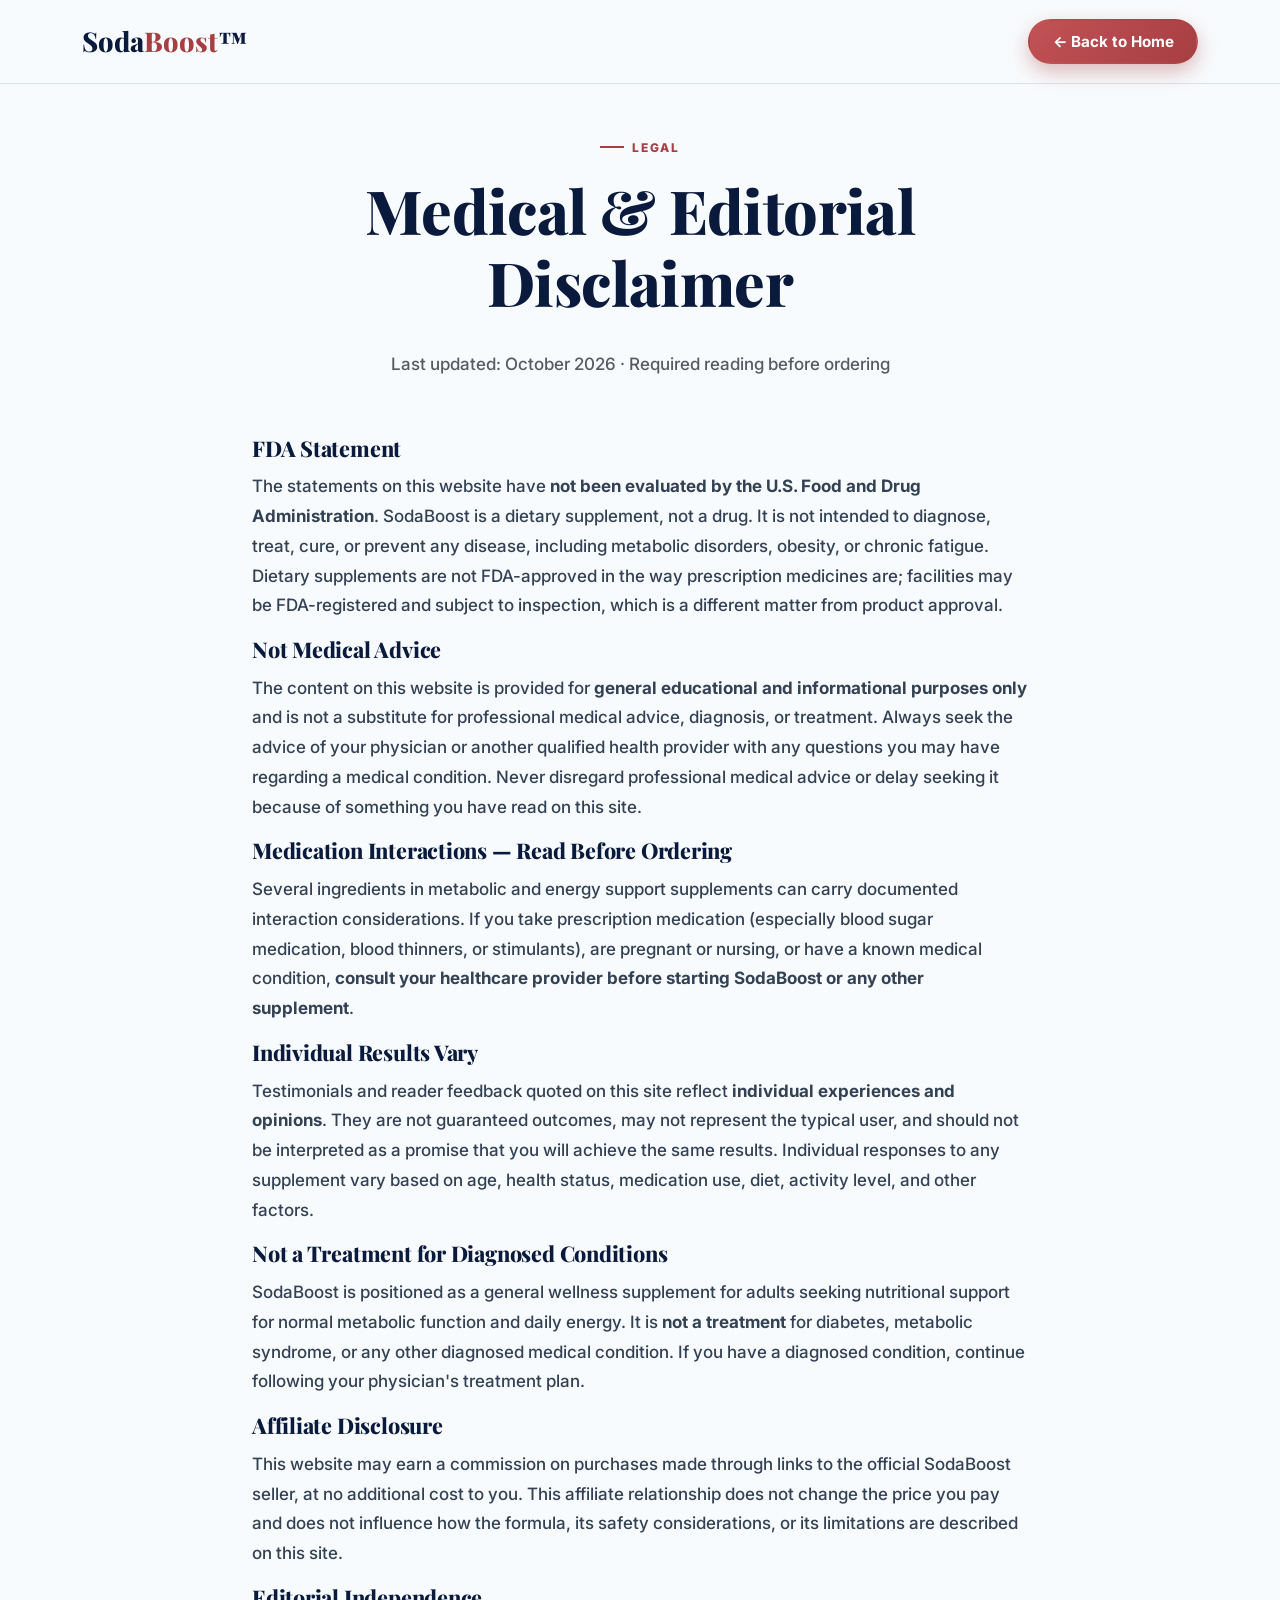
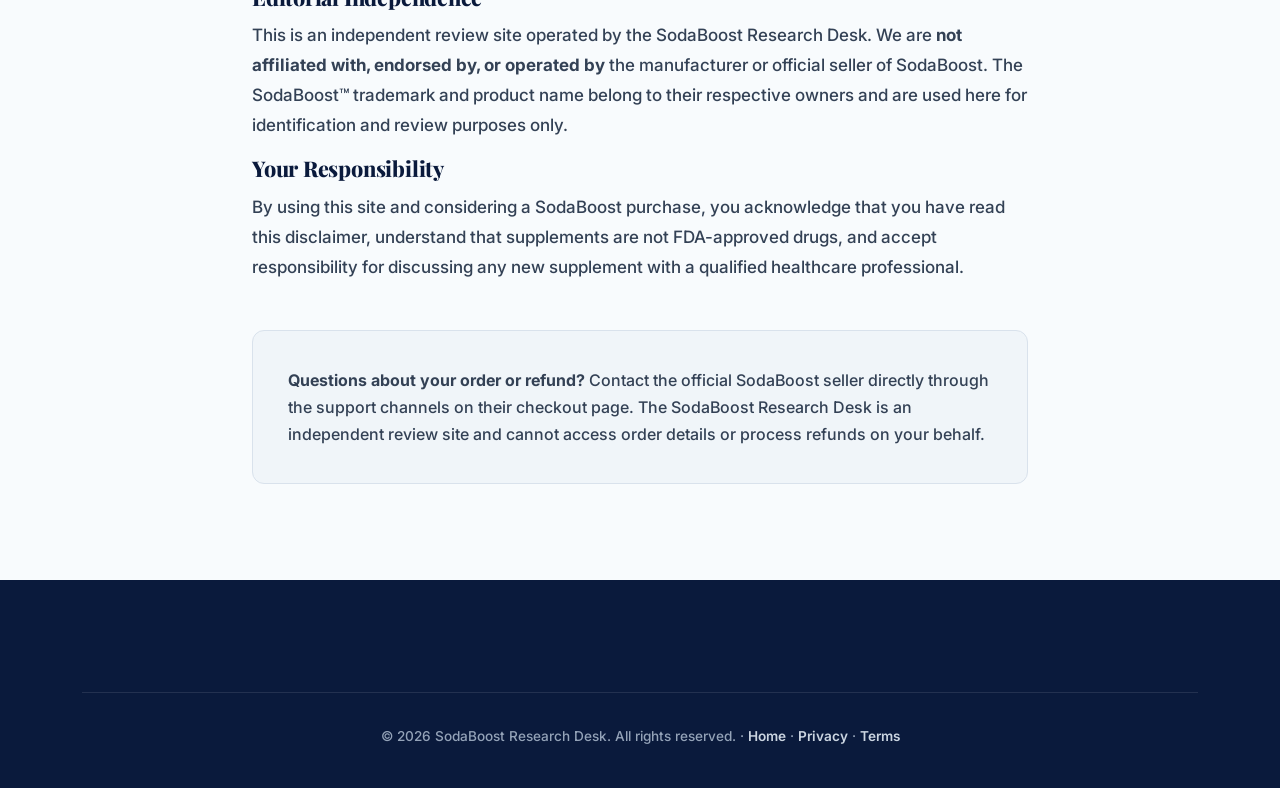
<file: disclaimer.html>
<!DOCTYPE html>
<html lang="en">
<head>
<meta charset="UTF-8">
<meta name="viewport" content="width=device-width, initial-scale=1.0">
<meta http-equiv="Content-Language" content="en">
<meta name="language" content="English">
<title>Disclaimer | SodaBoost™</title>
<meta name="description" content="Important disclaimers for the independent SodaBoost review: FDA status, medical advice, medication interactions, and affiliate disclosure.">
<meta name="robots" content="noindex, follow">
<link rel="canonical" href="https://soodaboost.org/disclaimer.html">
<link rel="preconnect" href="https://fonts.googleapis.com">
<link rel="preconnect" href="https://fonts.gstatic.com" crossorigin>
<link href="https://fonts.googleapis.com/css2?family=Inter:wght@400;500;600;700&family=Playfair+Display:wght@600;700;800&display=swap" rel="stylesheet">
<link href="https://cdn.jsdelivr.net/npm/bootstrap@5.3.3/dist/css/bootstrap.min.css" rel="stylesheet">
<link rel="stylesheet" href="https://cdn.jsdelivr.net/npm/bootstrap-icons@1.11.3/font/bootstrap-icons.min.css">
<link rel="stylesheet" href="style.css">
</head>
<body>

<nav class="navbar navbar-expand-lg sb-nav fixed-top">
  <div class="container">
    <a class="navbar-brand" href="index.html">
      <span class="sb-logo">Soda<em>Boost</em>™</span>
    </a>
    <a href="index.html" class="sb-btn sb-btn--primary sb-btn--sm">← Back to Home</a>
  </div>
</nav>

<main class="sb-sec" style="padding-top: 8rem;">
  <div class="container" style="max-width: 800px;">
    <div class="sb-head sb-head--c">
      <span class="sb-eyebrow sb-eyebrow--c">Legal</span>
      <h1>Medical & Editorial Disclaimer</h1>
      <p class="text-muted">Last updated: October 2026 · Required reading before ordering</p>
    </div>

    <h3>FDA Statement</h3>
    <p>The statements on this website have <strong>not been evaluated by the U.S. Food and Drug Administration</strong>. SodaBoost is a dietary supplement, not a drug. It is not intended to diagnose, treat, cure, or prevent any disease, including metabolic disorders, obesity, or chronic fatigue. Dietary supplements are not FDA-approved in the way prescription medicines are; facilities may be FDA-registered and subject to inspection, which is a different matter from product approval.</p>

    <h3>Not Medical Advice</h3>
    <p>The content on this website is provided for <strong>general educational and informational purposes only</strong> and is not a substitute for professional medical advice, diagnosis, or treatment. Always seek the advice of your physician or another qualified health provider with any questions you may have regarding a medical condition. Never disregard professional medical advice or delay seeking it because of something you have read on this site.</p>

    <h3>Medication Interactions — Read Before Ordering</h3>
    <p>Several ingredients in metabolic and energy support supplements can carry documented interaction considerations. If you take prescription medication (especially blood sugar medication, blood thinners, or stimulants), are pregnant or nursing, or have a known medical condition, <strong>consult your healthcare provider before starting SodaBoost or any other supplement</strong>.</p>

    <h3>Individual Results Vary</h3>
    <p>Testimonials and reader feedback quoted on this site reflect <strong>individual experiences and opinions</strong>. They are not guaranteed outcomes, may not represent the typical user, and should not be interpreted as a promise that you will achieve the same results. Individual responses to any supplement vary based on age, health status, medication use, diet, activity level, and other factors.</p>

    <h3>Not a Treatment for Diagnosed Conditions</h3>
    <p>SodaBoost is positioned as a general wellness supplement for adults seeking nutritional support for normal metabolic function and daily energy. It is <strong>not a treatment</strong> for diabetes, metabolic syndrome, or any other diagnosed medical condition. If you have a diagnosed condition, continue following your physician's treatment plan.</p>

    <h3>Affiliate Disclosure</h3>
    <p>This website may earn a commission on purchases made through links to the official SodaBoost seller, at no additional cost to you. This affiliate relationship does not change the price you pay and does not influence how the formula, its safety considerations, or its limitations are described on this site.</p>

    <h3>Editorial Independence</h3>
    <p>This is an independent review site operated by the SodaBoost Research Desk. We are <strong>not affiliated with, endorsed by, or operated by</strong> the manufacturer or official seller of SodaBoost. The SodaBoost™ trademark and product name belong to their respective owners and are used here for identification and review purposes only.</p>

    <h3>Your Responsibility</h3>
    <p>By using this site and considering a SodaBoost purchase, you acknowledge that you have read this disclaimer, understand that supplements are not FDA-approved drugs, and accept responsibility for discussing any new supplement with a qualified healthcare professional.</p>

    <div class="sb-card mt-5" style="background: var(--sb-bg-alt); border-color: var(--sb-line);">
      <p class="mb-0"><strong>Questions about your order or refund?</strong> Contact the official SodaBoost seller directly through the support channels on their checkout page. The SodaBoost Research Desk is an independent review site and cannot access order details or process refunds on your behalf.</p>
    </div>
  </div>
</main>

<footer class="sb-foot">
  <div class="container">
    <div class="sb-legal" style="text-align: center; border-top: 1px solid rgba(255,255,255,0.1); padding-top: 2rem; margin-top: 2rem;">
      <p class="mb-0">© 2026 SodaBoost Research Desk. All rights reserved. · <a href="index.html" style="color: var(--sb-deep-mut);">Home</a> · <a href="privacy-policy.html" style="color: var(--sb-deep-mut);">Privacy</a> · <a href="terms-conditions.html" style="color: var(--sb-deep-mut);">Terms</a></p>
    </div>
  </div>
</footer>

</body>
</html>
</file>
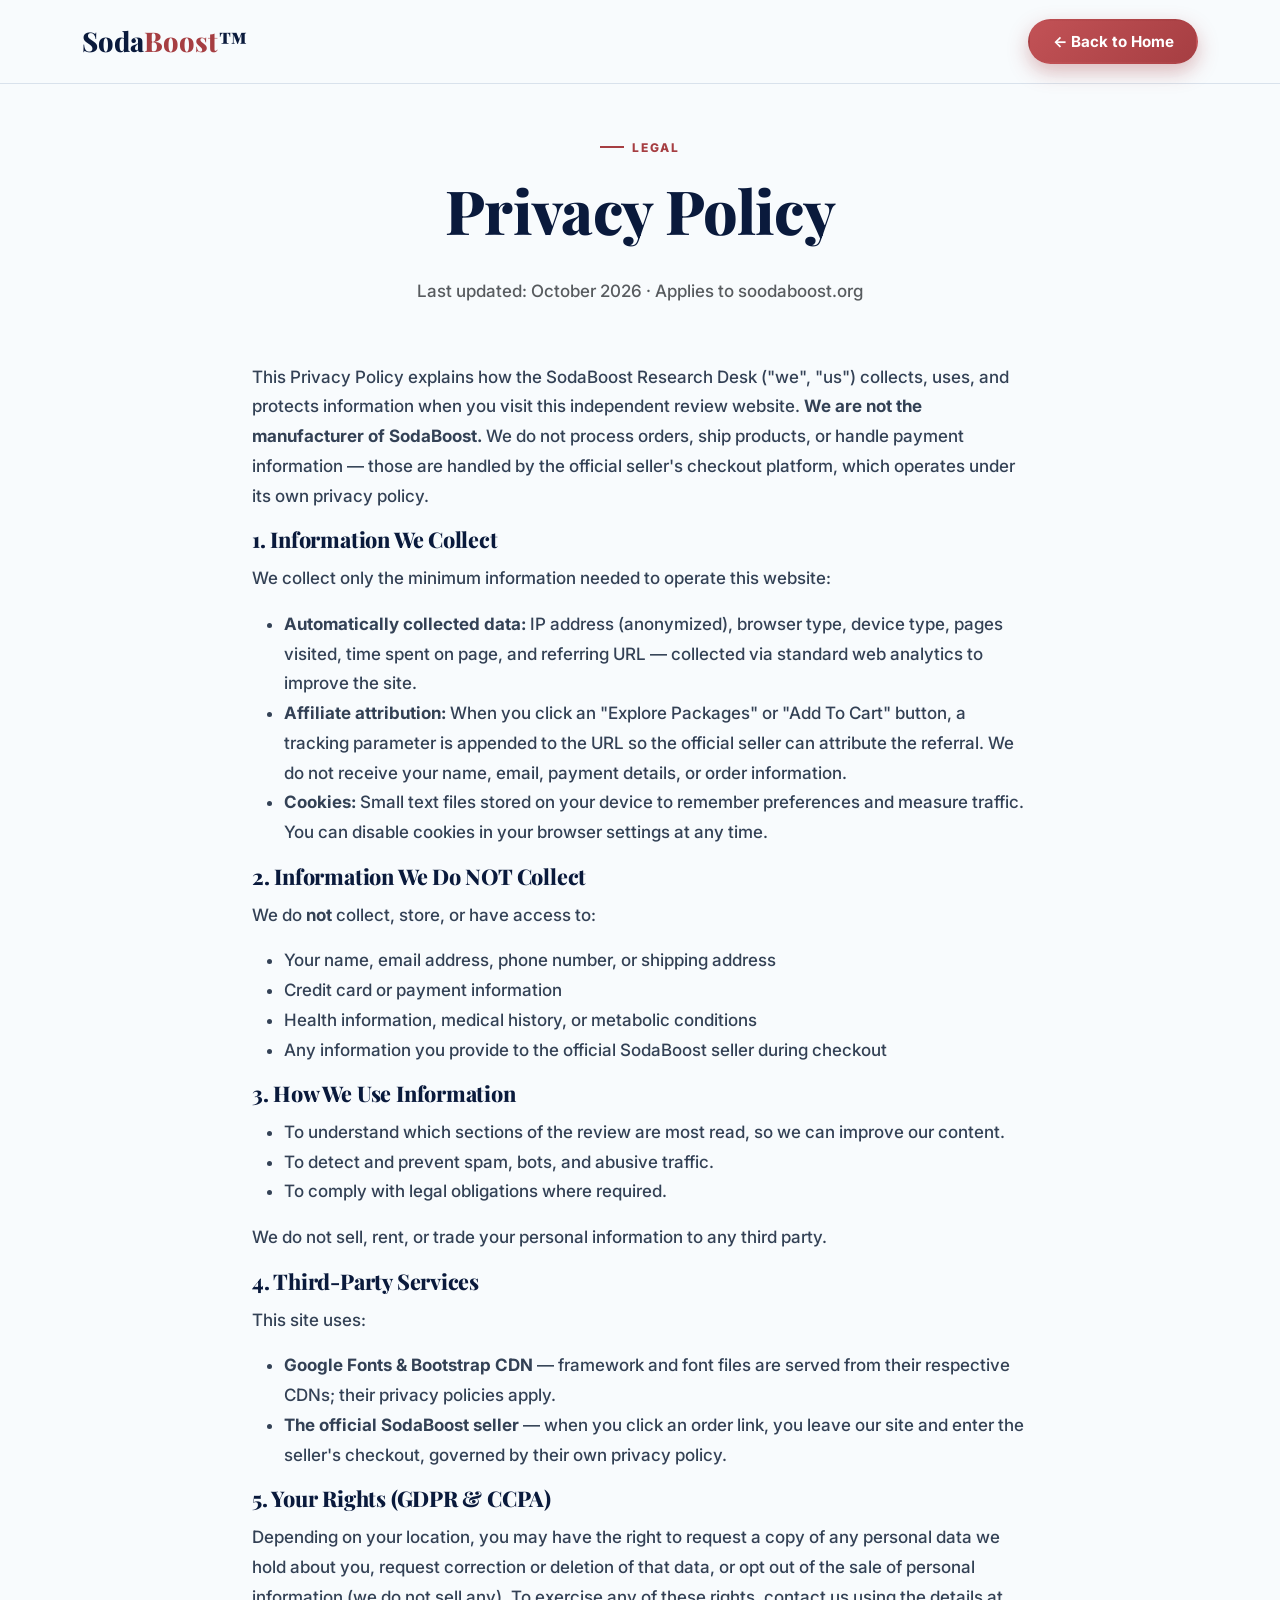
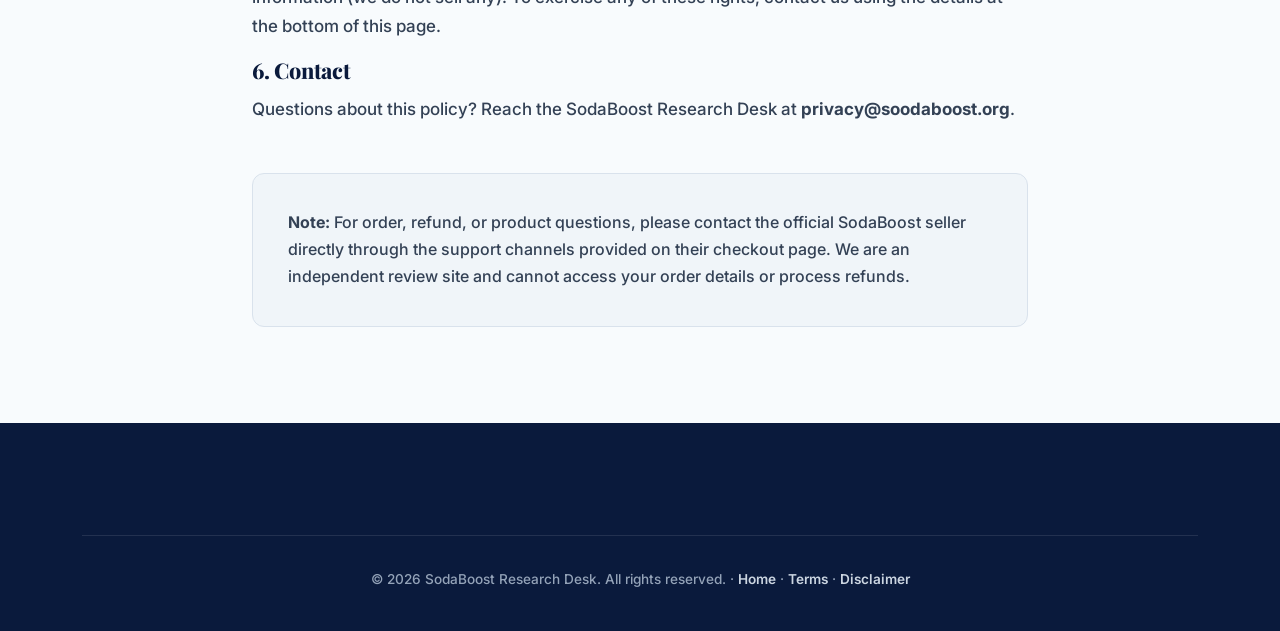
<file: privacy-policy.html>
<!DOCTYPE html>
<html lang="en">
<head>
<meta charset="UTF-8">
<meta name="viewport" content="width=device-width, initial-scale=1.0">
<meta http-equiv="Content-Language" content="en">
<meta name="language" content="English">
<title>Privacy Policy | SodaBoost™</title>
<meta name="description" content="Privacy policy for the independent SodaBoost review website. Learn how we handle visitor data, cookies, and affiliate attribution.">
<meta name="robots" content="noindex, follow">
<link rel="canonical" href="https://soodaboost.org/privacy-policy.html">
<link rel="preconnect" href="https://fonts.googleapis.com">
<link rel="preconnect" href="https://fonts.gstatic.com" crossorigin>
<link href="https://fonts.googleapis.com/css2?family=Inter:wght@400;500;600;700&family=Playfair+Display:wght@600;700;800&display=swap" rel="stylesheet">
<link href="https://cdn.jsdelivr.net/npm/bootstrap@5.3.3/dist/css/bootstrap.min.css" rel="stylesheet">
<link rel="stylesheet" href="https://cdn.jsdelivr.net/npm/bootstrap-icons@1.11.3/font/bootstrap-icons.min.css">
<link rel="stylesheet" href="style.css">
</head>
<body>

<nav class="navbar navbar-expand-lg sb-nav fixed-top">
  <div class="container">
    <a class="navbar-brand" href="index.html">
      <span class="sb-logo">Soda<em>Boost</em>™</span>
    </a>
    <a href="index.html" class="sb-btn sb-btn--primary sb-btn--sm">← Back to Home</a>
  </div>
</nav>

<main class="sb-sec" style="padding-top: 8rem;">
  <div class="container" style="max-width: 800px;">
    <div class="sb-head sb-head--c">
      <span class="sb-eyebrow sb-eyebrow--c">Legal</span>
      <h1>Privacy Policy</h1>
      <p class="text-muted">Last updated: October 2026 · Applies to soodaboost.org</p>
    </div>

    <p>This Privacy Policy explains how the SodaBoost Research Desk ("we", "us") collects, uses, and protects information when you visit this independent review website. <strong>We are not the manufacturer of SodaBoost.</strong> We do not process orders, ship products, or handle payment information — those are handled by the official seller's checkout platform, which operates under its own privacy policy.</p>

    <h3>1. Information We Collect</h3>
    <p>We collect only the minimum information needed to operate this website:</p>
    <ul>
      <li><strong>Automatically collected data:</strong> IP address (anonymized), browser type, device type, pages visited, time spent on page, and referring URL — collected via standard web analytics to improve the site.</li>
      <li><strong>Affiliate attribution:</strong> When you click an "Explore Packages" or "Add To Cart" button, a tracking parameter is appended to the URL so the official seller can attribute the referral. We do not receive your name, email, payment details, or order information.</li>
      <li><strong>Cookies:</strong> Small text files stored on your device to remember preferences and measure traffic. You can disable cookies in your browser settings at any time.</li>
    </ul>

    <h3>2. Information We Do NOT Collect</h3>
    <p>We do <strong>not</strong> collect, store, or have access to:</p>
    <ul>
      <li>Your name, email address, phone number, or shipping address</li>
      <li>Credit card or payment information</li>
      <li>Health information, medical history, or metabolic conditions</li>
      <li>Any information you provide to the official SodaBoost seller during checkout</li>
    </ul>

    <h3>3. How We Use Information</h3>
    <ul>
      <li>To understand which sections of the review are most read, so we can improve our content.</li>
      <li>To detect and prevent spam, bots, and abusive traffic.</li>
      <li>To comply with legal obligations where required.</li>
    </ul>
    <p>We do not sell, rent, or trade your personal information to any third party.</p>

    <h3>4. Third-Party Services</h3>
    <p>This site uses:</p>
    <ul>
      <li><strong>Google Fonts & Bootstrap CDN</strong> — framework and font files are served from their respective CDNs; their privacy policies apply.</li>
      <li><strong>The official SodaBoost seller</strong> — when you click an order link, you leave our site and enter the seller's checkout, governed by their own privacy policy.</li>
    </ul>

    <h3>5. Your Rights (GDPR & CCPA)</h3>
    <p>Depending on your location, you may have the right to request a copy of any personal data we hold about you, request correction or deletion of that data, or opt out of the sale of personal information (we do not sell any). To exercise any of these rights, contact us using the details at the bottom of this page.</p>

    <h3>6. Contact</h3>
    <p>Questions about this policy? Reach the SodaBoost Research Desk at <strong>privacy@soodaboost.org</strong>.</p>

    <div class="sb-card mt-5" style="background: var(--sb-bg-alt); border-color: var(--sb-line);">
      <p class="mb-0"><strong>Note:</strong> For order, refund, or product questions, please contact the official SodaBoost seller directly through the support channels provided on their checkout page. We are an independent review site and cannot access your order details or process refunds.</p>
    </div>
  </div>
</main>

<footer class="sb-foot">
  <div class="container">
    <div class="sb-legal" style="text-align: center; border-top: 1px solid rgba(255,255,255,0.1); padding-top: 2rem; margin-top: 2rem;">
      <p class="mb-0">© 2026 SodaBoost Research Desk. All rights reserved. · <a href="index.html" style="color: var(--sb-deep-mut);">Home</a> · <a href="terms-conditions.html" style="color: var(--sb-deep-mut);">Terms</a> · <a href="disclaimer.html" style="color: var(--sb-deep-mut);">Disclaimer</a></p>
    </div>
  </div>
</footer>

</body>
</html>
</file>
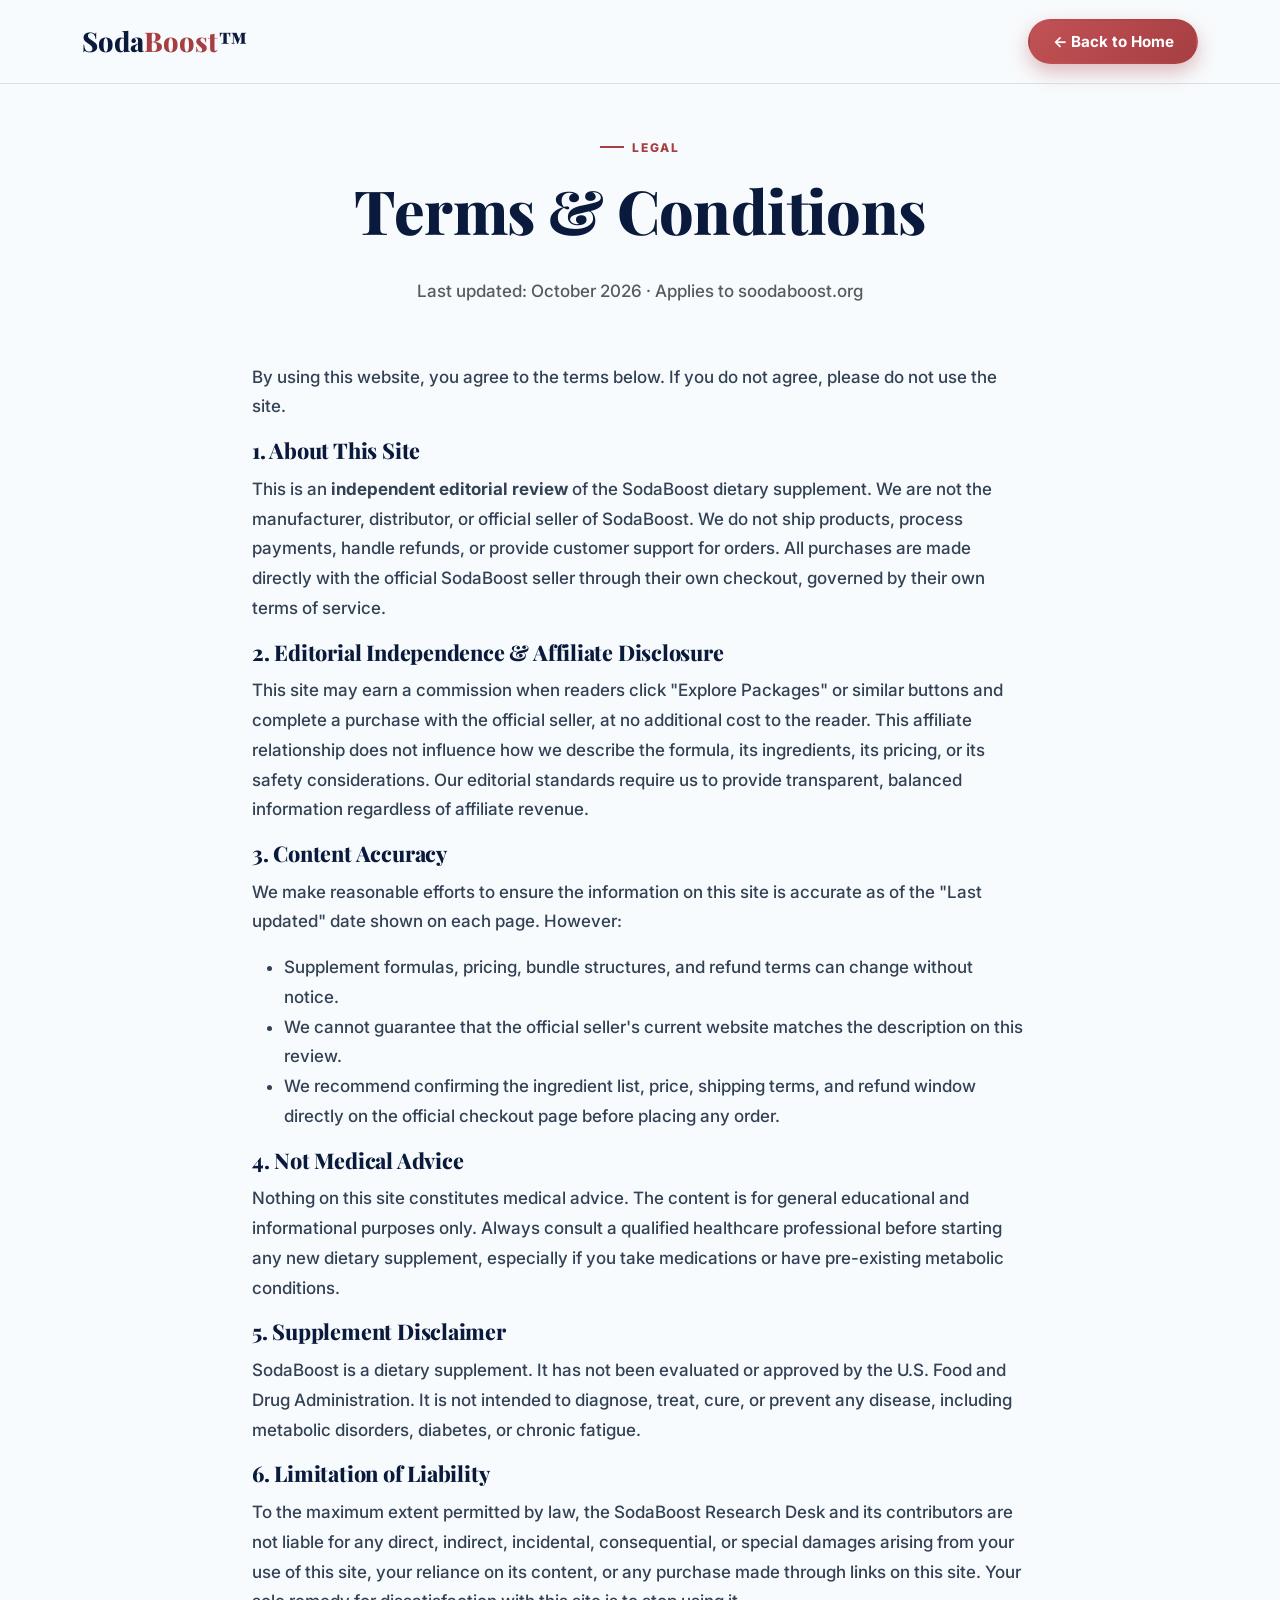
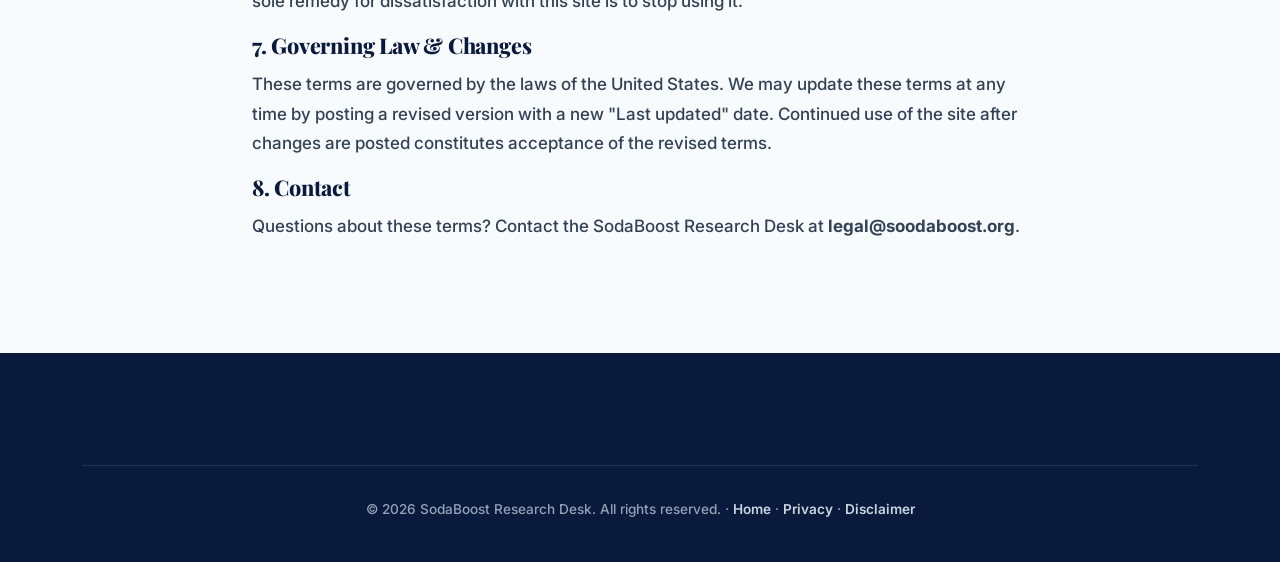
<file: terms-conditions.html>
<!DOCTYPE html>
<html lang="en">
<head>
<meta charset="UTF-8">
<meta name="viewport" content="width=device-width, initial-scale=1.0">
<meta http-equiv="Content-Language" content="en">
<meta name="language" content="English">
<title>Terms & Conditions | SodaBoost™</title>
<meta name="description" content="Terms of use for the independent SodaBoost review website. Covers affiliate rules, content accuracy, and official seller boundaries.">
<meta name="robots" content="noindex, follow">
<link rel="canonical" href="https://soodaboost.org/terms-conditions.html">
<link rel="preconnect" href="https://fonts.googleapis.com">
<link rel="preconnect" href="https://fonts.gstatic.com" crossorigin>
<link href="https://fonts.googleapis.com/css2?family=Inter:wght@400;500;600;700&family=Playfair+Display:wght@600;700;800&display=swap" rel="stylesheet">
<link href="https://cdn.jsdelivr.net/npm/bootstrap@5.3.3/dist/css/bootstrap.min.css" rel="stylesheet">
<link rel="stylesheet" href="https://cdn.jsdelivr.net/npm/bootstrap-icons@1.11.3/font/bootstrap-icons.min.css">
<link rel="stylesheet" href="style.css">
</head>
<body>

<nav class="navbar navbar-expand-lg sb-nav fixed-top">
  <div class="container">
    <a class="navbar-brand" href="index.html">
      <span class="sb-logo">Soda<em>Boost</em>™</span>
    </a>
    <a href="index.html" class="sb-btn sb-btn--primary sb-btn--sm">← Back to Home</a>
  </div>
</nav>

<main class="sb-sec" style="padding-top: 8rem;">
  <div class="container" style="max-width: 800px;">
    <div class="sb-head sb-head--c">
      <span class="sb-eyebrow sb-eyebrow--c">Legal</span>
      <h1>Terms & Conditions</h1>
      <p class="text-muted">Last updated: October 2026 · Applies to soodaboost.org</p>
    </div>

    <p>By using this website, you agree to the terms below. If you do not agree, please do not use the site.</p>

    <h3>1. About This Site</h3>
    <p>This is an <strong>independent editorial review</strong> of the SodaBoost dietary supplement. We are not the manufacturer, distributor, or official seller of SodaBoost. We do not ship products, process payments, handle refunds, or provide customer support for orders. All purchases are made directly with the official SodaBoost seller through their own checkout, governed by their own terms of service.</p>

    <h3>2. Editorial Independence & Affiliate Disclosure</h3>
    <p>This site may earn a commission when readers click "Explore Packages" or similar buttons and complete a purchase with the official seller, at no additional cost to the reader. This affiliate relationship does not influence how we describe the formula, its ingredients, its pricing, or its safety considerations. Our editorial standards require us to provide transparent, balanced information regardless of affiliate revenue.</p>

    <h3>3. Content Accuracy</h3>
    <p>We make reasonable efforts to ensure the information on this site is accurate as of the "Last updated" date shown on each page. However:</p>
    <ul>
      <li>Supplement formulas, pricing, bundle structures, and refund terms can change without notice.</li>
      <li>We cannot guarantee that the official seller's current website matches the description on this review.</li>
      <li>We recommend confirming the ingredient list, price, shipping terms, and refund window directly on the official checkout page before placing any order.</li>
    </ul>

    <h3>4. Not Medical Advice</h3>
    <p>Nothing on this site constitutes medical advice. The content is for general educational and informational purposes only. Always consult a qualified healthcare professional before starting any new dietary supplement, especially if you take medications or have pre-existing metabolic conditions.</p>

    <h3>5. Supplement Disclaimer</h3>
    <p>SodaBoost is a dietary supplement. It has not been evaluated or approved by the U.S. Food and Drug Administration. It is not intended to diagnose, treat, cure, or prevent any disease, including metabolic disorders, diabetes, or chronic fatigue.</p>

    <h3>6. Limitation of Liability</h3>
    <p>To the maximum extent permitted by law, the SodaBoost Research Desk and its contributors are not liable for any direct, indirect, incidental, consequential, or special damages arising from your use of this site, your reliance on its content, or any purchase made through links on this site. Your sole remedy for dissatisfaction with this site is to stop using it.</p>

    <h3>7. Governing Law & Changes</h3>
    <p>These terms are governed by the laws of the United States. We may update these terms at any time by posting a revised version with a new "Last updated" date. Continued use of the site after changes are posted constitutes acceptance of the revised terms.</p>

    <h3>8. Contact</h3>
    <p>Questions about these terms? Contact the SodaBoost Research Desk at <strong>legal@soodaboost.org</strong>.</p>
  </div>
</main>

<footer class="sb-foot">
  <div class="container">
    <div class="sb-legal" style="text-align: center; border-top: 1px solid rgba(255,255,255,0.1); padding-top: 2rem; margin-top: 2rem;">
      <p class="mb-0">© 2026 SodaBoost Research Desk. All rights reserved. · <a href="index.html" style="color: var(--sb-deep-mut);">Home</a> · <a href="privacy-policy.html" style="color: var(--sb-deep-mut);">Privacy</a> · <a href="disclaimer.html" style="color: var(--sb-deep-mut);">Disclaimer</a></p>
    </div>
  </div>
</footer>

</body>
</html>
</file>
<file: style.css>
/* ============================================================
SodaBoost — "Metabolic Vitality" Editorial Theme
Palette: Ruby Red #A63E42 | Midnight Navy #0A1A3C | Ice White #F8FBFD
Type: Inter (body) + Playfair Display (display/headings)
============================================================ */
:root{
  --sb-primary: #A63E42;
  --sb-primary-lt: #C25256;
  --sb-primary-dd: #7A2B2E;
  --sb-navy: #0A1A3C;
  --sb-navy-lt: #1A2D54;
  --sb-bg: #F8FBFD;
  --sb-bg-alt: #F0F5F9;
  --sb-card: #FFFFFF;
  --sb-line: #D9E2EC;
  --sb-line-soft: #E8EEF4;
  --sb-text: #0A1A3C;
  --sb-body: #334155;
  --sb-muted: #64748B;
  --sb-deep-text: #F8FBFD;
  --sb-deep-mut: #CBD5E1;
  --sb-yes: #10B981;
  --sb-no: #EF4444;
  --sb-grad: linear-gradient(135deg, #C25256 0%, #A63E42 100%);
  --sb-grad-d: linear-gradient(150deg, #0A1A3C 0%, #152B54 100%);
  --sb-display: 'Playfair Display', Georgia, serif;
  --sb-body-f: 'Inter', system-ui, sans-serif;
  --sb-r: 12px;
  --sb-r-sm: 8px;
  --sb-sh: 0 4px 6px -1px rgba(10, 26, 60, 0.05), 0 2px 4px -1px rgba(10, 26, 60, 0.03);
  --sb-sh-lg: 0 10px 15px -3px rgba(10, 26, 60, 0.08), 0 4px 6px -2px rgba(10, 26, 60, 0.04);
}

*, *::before, *::after { box-sizing: border-box; }
html { scroll-behavior: smooth; scroll-padding-top: 80px; }
body {
  margin: 0;
  background: var(--sb-bg);
  color: var(--sb-body);
  font-family: var(--sb-body-f);
  font-size: 17px;
  line-height: 1.75;
  font-weight: 500;
  -webkit-font-smoothing: antialiased;
}
img { max-width: 100%; height: auto; display: block; }
a { color: var(--sb-primary); text-decoration: none; transition: color 0.2s; font-weight: 600; }
a:hover { color: var(--sb-primary-dd); }
h1, h2, h3, h4 { font-family: var(--sb-display); color: var(--sb-text); line-height: 1.2; margin: 0 0 0.5em; font-weight: 800; letter-spacing: -0.01em; }
h1 { font-size: clamp(2.4rem, 5vw, 3.8rem); }
h2 { font-size: clamp(1.9rem, 4vw, 2.8rem); }
h3 { font-size: 1.35rem; }
h4 { font-size: 1.15rem; }
.sb-skip { position: absolute; left: -9999px; top: 0; background: var(--sb-navy); color: #fff; padding: 0.8rem 1.2rem; z-index: 2000; border-radius: 0 0 8px 0; font-weight: 700; }
.sb-skip:focus { left: 0; }

/* ── Buttons ─────────────────────────────────────────────── */
.sb-btn {
  display: inline-flex; align-items: center; justify-content: center; gap: 0.5rem;
  font-family: var(--sb-body-f); font-weight: 700; font-size: 1.05rem;
  padding: 1rem 2.2rem; border-radius: 999px; border: 2px solid transparent;
  cursor: pointer; text-align: center; line-height: 1.25; transition: all 0.25s ease;
}
.sb-btn:hover { transform: translateY(-2px); text-decoration: none; }
.sb-btn--primary { 
  background: var(--sb-grad); 
  color: #fff; 
  box-shadow: 0 8px 20px rgba(166, 62, 66, 0.35); 
}
.sb-btn--primary:hover { 
  background: linear-gradient(135deg, #D16266 0%, #C25256 100%); 
  color: #fff; 
  box-shadow: 0 12px 28px rgba(166, 62, 66, 0.45); 
}
.sb-btn--ghost { background: transparent; color: var(--sb-navy); border-color: var(--sb-navy); font-weight: 700; }
.sb-btn--ghost:hover { background: var(--sb-navy); color: #fff; }
.sb-sec--deep .sb-btn--ghost { color: #fff; border-color: rgba(255,255,255,0.4); }
.sb-sec--deep .sb-btn--ghost:hover { background: rgba(255,255,255,0.15); }
.sb-btn--lg { padding: 1.2rem 2.6rem; font-size: 1.1rem; font-weight: 700; }
.sb-btn--sm { padding: 0.7rem 1.4rem; font-size: 0.95rem; font-weight: 700; }
.sb-btn--full { width: 100%; }

/* ── Navbar ──────────────────────────────────────────────── */
.sb-nav { 
  background: rgba(248, 251, 253, 0.96); 
  backdrop-filter: blur(12px); 
  border-bottom: 1px solid var(--sb-line); 
  padding: 0.8rem 0; 
}
.sb-logo { font-family: var(--sb-display); font-size: 1.7rem; font-weight: 800; color: var(--sb-navy); }
.sb-logo em { font-style: normal; color: var(--sb-primary); font-weight: 800; }
.sb-nav .nav-link { font-weight: 600; font-size: 0.95rem; color: var(--sb-body); padding: 0.5rem 0.8rem; border-radius: 8px; }
.sb-nav .nav-link:hover { color: var(--sb-primary); background: rgba(166, 62, 66, 0.05); }
.sb-nav .nav-link.active { color: var(--sb-primary); font-weight: 700; }
@media (max-width: 991.98px) {
  .sb-nav .navbar-collapse { background: var(--sb-bg); border: 1px solid var(--sb-line); border-radius: var(--sb-r); margin-top: 0.5rem; padding: 1rem; }
  .sb-nav .nav-link { padding: 0.8rem; font-size: 1rem; }
  .sb-nav .sb-btn { margin-top: 0.5rem; width: 100%; }
}

/* ── Layout & Sections ───────────────────────────────────── */
.sb-sec { padding: 6rem 0; position: relative; }
.sb-sec--alt { background: var(--sb-bg-alt); position: relative; }
.sb-sec--alt::before { 
  content: ""; position: absolute; inset: 0; pointer-events: none; opacity: 0.6; 
  background-image: radial-gradient(circle, rgba(10, 26, 60, 0.03) 1px, transparent 1px); 
  background-size: 24px 24px; 
}
.sb-sec--alt > .container { position: relative; z-index: 1; }
.sb-sec--deep { background: var(--sb-grad-d); color: var(--sb-deep-mut); }
.sb-sec--deep h1, .sb-sec--deep h2, .sb-sec--deep h3 { color: #fff; }
.sb-head { max-width: 65ch; margin: 0 auto 3.5rem; }
.sb-head--c { text-align: center; }
.sb-eyebrow { 
  display: inline-flex; align-items: center; gap: 0.5rem; 
  font-family: var(--sb-body-f); font-size: 0.75rem; font-weight: 800; 
  letter-spacing: 0.15em; text-transform: uppercase; color: var(--sb-primary); 
  margin-bottom: 1rem; 
}
.sb-eyebrow::before { content: ""; width: 24px; height: 2px; background: var(--sb-primary); }
.sb-eyebrow--c { justify-content: center; }
.sb-lede { font-size: 1.15rem; color: var(--sb-body); font-weight: 500; line-height: 1.8; }
.sb-sec--deep .sb-lede { color: var(--sb-deep-mut); font-weight: 500; }

/* ── Hero ────────────────────────────────────────────────── */
.sb-hero { 
  padding: 8rem 0 5rem; 
  background: linear-gradient(180deg, #FFFFFF 0%, var(--sb-bg) 100%); 
}
.sb-pill { 
  display: inline-flex; align-items: center; gap: 0.4rem; 
  background: #fff; border: 1px solid var(--sb-line); color: var(--sb-primary); 
  font-family: var(--sb-body-f); font-weight: 700; font-size: 0.75rem; 
  padding: 0.5rem 1rem; border-radius: 999px; letter-spacing: 0.05em;
}
.sb-answer { 
  background: #fff; border: 1px solid var(--sb-line); border-left: 4px solid var(--sb-primary); 
  border-radius: 0 var(--sb-r-sm) var(--sb-r-sm) 0; padding: 1.5rem 1.8rem; 
  margin: 2rem 0; box-shadow: var(--sb-sh); 
}
.sb-answer__tag { 
  display: block; font-family: var(--sb-body-f); font-size: 0.7rem; font-weight: 800; 
  letter-spacing: 0.1em; text-transform: uppercase; color: var(--sb-primary); margin-bottom: 0.6rem; 
}
.sb-answer p { margin: 0; font-size: 1.05rem; color: var(--sb-text); line-height: 1.7; font-weight: 600; }
.sb-hero__cta { display: flex; flex-wrap: wrap; gap: 1rem; margin: 2rem 0; }
.sb-cta-micro { display: flex; flex-wrap: wrap; gap: 0.5rem 1.5rem; font-size: 0.85rem; font-weight: 600; color: var(--sb-muted); margin-bottom: 1rem; }
.sb-cta-micro i { color: var(--sb-primary); margin-right: 4px; }
.sb-sec--deep .sb-cta-micro { color: var(--sb-deep-mut); }
.sb-sec--deep .sb-cta-micro i { color: var(--sb-primary-lt); }
.sb-cta-price { font-size: 1.05rem; color: var(--sb-body); margin: 0; font-weight: 600; }
.sb-cta-price strong { color: var(--sb-primary); font-weight: 800; }
.sb-sec--deep .sb-cta-price { color: var(--sb-deep-mut); }
.sb-sec--deep .sb-cta-price strong { color: #fff; }
.sb-hero__img { filter: drop-shadow(0 30px 60px rgba(10, 26, 60, 0.15)); }
.sb-hero-badges { display: flex; justify-content: center; gap: 2rem; margin-top: 2rem; font-size: 0.85rem; font-weight: 700; color: var(--sb-muted); }
.sb-hero-badges i { color: var(--sb-primary); margin-right: 4px; font-size: 1.1rem; }
.sb-ribbon { 
  background: var(--sb-navy); color: #fff; text-align: center; 
  padding: 1rem 1.5rem; font-family: var(--sb-body-f); font-size: 0.75rem; 
  font-weight: 700; letter-spacing: 0.15em; text-transform: uppercase; 
  line-height: 1.6; margin-top: 3.5rem; border-radius: var(--sb-r); 
  box-shadow: var(--sb-sh-lg);
}
.sb-ribbon b { color: var(--sb-primary-lt); }
@media (max-width: 768px) { 
  .sb-hero__cta { flex-direction: column; } 
  .sb-hero__cta .sb-btn { width: 100%; } 
}

/* ── Badges & Trust ──────────────────────────────────────── */
.sb-badge-img { 
  max-width: 172px; max-height: 172px; width: auto; height: auto; 
  margin: 0 auto; display: block; filter: drop-shadow(0 4px 8px rgba(10, 26, 60, 0.08)); 
  transition: transform 0.3s ease; 
}
.sb-badge-img:hover { transform: translateY(-4px) scale(1.05); }
@media (max-width: 768px) { .sb-badge-img { max-width: 56px; max-height: 56px; } }

/* ── Cards ───────────────────────────────────────────────── */
.sb-card { 
  background: var(--sb-card); border: 1px solid var(--sb-line); 
  border-radius: var(--sb-r); padding: 2.2rem; height: 100%; 
  transition: transform 0.3s ease, box-shadow 0.3s ease, border-color 0.3s ease; 
}
.sb-card:hover { transform: translateY(-6px); box-shadow: var(--sb-sh-lg); border-color: var(--sb-primary-lt); }
.sb-card h3 { font-size: 1.25rem; margin-bottom: 0.8rem; font-weight: 700; }
.sb-card p { font-size: 1rem; margin: 0; color: var(--sb-body); font-weight: 500; line-height: 1.7; }
.sb-card__n { 
  display: inline-flex; align-items: center; justify-content: center; 
  width: 44px; height: 44px; border-radius: 12px; 
  background: rgba(166, 62, 66, 0.1); color: var(--sb-primary); 
  font-family: var(--sb-body-f); font-weight: 800; font-size: 1rem; margin-bottom: 1.2rem; 
}
.sb-card__icon {
  width: 56px; height: 56px; border-radius: 14px; background: rgba(166, 62, 66, 0.1); color: var(--sb-primary);
  display: flex; align-items: center; justify-content: center; font-size: 1.6rem; margin-bottom: 1.2rem;
  transition: transform 0.3s ease, background 0.3s ease;
}
.sb-card:hover .sb-card__icon { transform: scale(1.1) rotate(-5deg); background: var(--sb-primary); color: #fff; }
.sb-card--highlight { background: #fff; border-top: 4px solid var(--sb-primary); }
.sb-trust-chips { display: flex; flex-wrap: wrap; gap: 0.6rem; }
.sb-chip { background: #fff; border: 1px solid var(--sb-line); border-radius: 999px; padding: 0.4rem 1rem; font-size: 0.82rem; font-weight: 700; color: var(--sb-navy); }
.sb-section-img { max-width: 100%; height: auto; }
.sb-small { font-size: 0.9rem; color: var(--sb-muted); font-style: italic; }

/* ── Ingredients ─────────────────────────────────────────── */
.sb-layer { 
  display: inline-block; font-family: var(--sb-body-f); font-size: 0.65rem; 
  font-weight: 800; letter-spacing: 0.1em; text-transform: uppercase; 
  padding: 0.4rem 0.8rem; border-radius: 999px; margin-bottom: 1rem; 
}
.sb-layer--primary { background: #EFF6FF; color: #1D4ED8; border: 1px solid rgba(29, 78, 216, 0.2); }
.sb-layer--secondary { background: #F0FDF4; color: #166534; border: 1px solid rgba(22, 101, 52, 0.2); }
.sb-layer--tertiary { background: #FFF7ED; color: #C2410C; border: 1px solid rgba(194, 65, 12, 0.2); }
.sb-layer--quaternary { background: #ECFDF5; color: #047857; border: 1px solid rgba(4, 120, 87, 0.2); }

/* ── Tables ──────────────────────────────────────────────── */
.sb-tablewrap { overflow-x: auto; border: 1px solid var(--sb-line); border-radius: var(--sb-r); background: #fff; }
.sb-table { width: 100%; border-collapse: collapse; min-width: 600px; font-size: 1rem; }
.sb-table th, .sb-table td { padding: 1.2rem 1.4rem; text-align: left; border-bottom: 1px solid var(--sb-line-soft); font-weight: 500; }
.sb-table th { background: var(--sb-navy); font-weight: 700; color: #fff; font-size: 0.85rem; letter-spacing: 0.05em; text-transform: uppercase; font-family: var(--sb-body-f); }
.sb-table tr:last-child td { border-bottom: none; }
.sb-table tr:hover { background: var(--sb-bg-alt); }
.sb-yes { color: var(--sb-yes); font-weight: 700; }
.sb-no { color: var(--sb-no); font-weight: 700; }

/* ── Pricing & Guarantee ─────────────────────────────────── */
.sb-pack { 
  background: var(--sb-card); border: 1px solid var(--sb-line); 
  border-radius: var(--sb-r); padding: 2.5rem 1.8rem; height: 100%; 
  display: flex; flex-direction: column; position: relative; 
  transition: transform 0.3s ease, box-shadow 0.3s ease; 
}
.sb-pack:hover { transform: translateY(-6px); box-shadow: var(--sb-sh-lg); }
.sb-pack--best { border: 2px solid var(--sb-primary); box-shadow: var(--sb-sh-lg); }
.sb-pack__tag { 
  position: absolute; top: -14px; left: 50%; transform: translateX(-50%); 
  font-family: var(--sb-body-f); font-size: 0.7rem; font-weight: 800; 
  letter-spacing: 0.1em; text-transform: uppercase; padding: 0.5rem 1.2rem; 
  border-radius: 999px; white-space: nowrap; background: #fff; 
  color: var(--sb-navy); border: 1px solid var(--sb-line); 
}
.sb-pack--best .sb-pack__tag { background: var(--sb-grad); color: #fff; border-color: transparent; font-weight: 800; }
.sb-pack h3 { text-align: center; margin: 0.5rem 0 0.2rem; font-size: 1.5rem; font-weight: 800; }
.sb-pack__sub { text-align: center; font-family: var(--sb-body-f); font-size: 0.75rem; color: var(--sb-muted); text-transform: uppercase; letter-spacing: 0.1em; margin-bottom: 1.2rem; font-weight: 600; }
.sb-pack__price { text-align: center; }
.sb-pack__price b { font-family: var(--sb-display); font-size: 3.4rem; color: var(--sb-primary); line-height: 1; display: block; font-weight: 800; }
.sb-pack__price span { font-family: var(--sb-body-f); font-size: 0.8rem; color: var(--sb-muted); display: block; margin-top: 0.4rem; font-weight: 600; }
.sb-pack__tot { text-align: center; font-family: var(--sb-body-f); font-size: 0.9rem; color: var(--sb-navy); font-weight: 700; margin: 0.6rem 0 1.2rem; }
.sb-pack ul { list-style: none; padding: 0; margin: 0 0 1.5rem; font-size: 0.95rem; color: var(--sb-body); }
.sb-pack li { padding: 0.6rem 0 0.6rem 1.8rem; position: relative; border-bottom: 1px solid var(--sb-line-soft); font-weight: 500; }
.sb-pack li:last-child { border-bottom: none; }
.sb-pack li::before { content: "✓"; position: absolute; left: 0; color: var(--sb-yes); font-weight: 800; font-size: 1.1rem; }
.sb-pack .sb-btn { margin-top: auto; }
.sb-guar { 
  display: grid; grid-template-columns: auto 1fr; gap: 2.5rem; align-items: center; 
  background: var(--sb-card); border: 1px solid var(--sb-line); 
  border-radius: var(--sb-r); padding: 2.5rem; box-shadow: var(--sb-sh); 
}
.sb-seal { 
  width: 130px; height: 130px; border-radius: 50%; 
  background: var(--sb-grad); color: #fff; 
  display: flex; flex-direction: column; align-items: center; justify-content: center; 
  text-align: center; flex-shrink: 0; box-shadow: 0 16px 34px rgba(166, 62, 66, 0.30);
}
.sb-seal b { font-family: var(--sb-display); font-size: 2.4rem; line-height: 1; font-weight: 800; }
.sb-seal span { font-family: var(--sb-body-f); font-size: 0.65rem; font-weight: 800; letter-spacing: 0.1em; text-transform: uppercase; margin-top: 0.2rem; }
.sb-guar h3 { margin-bottom: 0.6rem; font-size: 1.6rem; font-weight: 800; }
.sb-guar p { margin: 0; color: var(--sb-body); font-size: 1.05rem; line-height: 1.7; font-weight: 500; }
@media (max-width: 768px) { .sb-guar { grid-template-columns: 1fr; text-align: center; justify-items: center; } }

/* ── Bonuses ─────────────────────────────────────────────── */
.sb-bonus {
  background: var(--sb-card); border: 1px solid var(--sb-line); border-radius: var(--sb-r);
  padding: 2rem; height: 100%; transition: transform 0.3s ease, box-shadow 0.3s ease;
  position: relative; overflow: hidden;
}
.sb-bonus::before {
  content: ""; position: absolute; top: 0; left: 0; width: 100%; height: 4px;
  background: var(--sb-grad);
}
.sb-bonus:hover { transform: translateY(-6px); box-shadow: var(--sb-sh-lg); }
.sb-bonus__icon {
  width: 56px; height: 56px; border-radius: 14px; background: rgba(166, 62, 66, 0.1); color: var(--sb-primary);
  display: flex; align-items: center; justify-content: center; font-size: 1.6rem; margin-bottom: 1.2rem;
}
.sb-bonus h3 { font-size: 1.2rem; margin-bottom: 0.8rem; font-weight: 700; color: var(--sb-navy); }
.sb-bonus p { font-size: 0.95rem; margin: 0; color: var(--sb-body); font-weight: 500; line-height: 1.7; }
.sb-bonus-cta { padding: 2rem; background: var(--sb-bg-alt); border-radius: var(--sb-r); width: 100%; border: 2px dashed var(--sb-primary); }

/* ── Reviews ─────────────────────────────────────────────── */
.sb-rev { 
  background: var(--sb-card); border: 1px solid var(--sb-line); 
  border-radius: var(--sb-r); padding: 2rem; display: flex; flex-direction: column; 
}
.sb-rev__st { color: #D97706; letter-spacing: 0.1em; font-size: 0.9rem; margin-bottom: 1rem; font-weight: 700; }
.sb-rev p { font-size: 1.05rem; flex: 1; color: var(--sb-text); font-weight: 500; line-height: 1.75; margin-bottom: 1.5rem; font-style: italic; }
.sb-rev__by { display: flex; align-items: center; gap: 1rem; padding-top: 1.2rem; border-top: 1px solid var(--sb-line-soft); }
.sb-avatar-img { width: 56px; height: 56px; border-radius: 50%; object-fit: cover; flex-shrink: 0; border: 2px solid var(--sb-line); }
.sb-rev__info { display: flex; flex-direction: column; gap: 0.15rem; }
.sb-rev__info b { display: block; font-size: 1.05rem; color: var(--sb-text); font-weight: 700; font-family: var(--sb-display); }
.sb-rev__info span { font-size: 0.85rem; color: var(--sb-muted); font-weight: 600; }

/* ── FAQ ─────────────────────────────────────────────────── */
.sb-acc .accordion-item { background: var(--sb-card); border: 1px solid var(--sb-line); border-radius: var(--sb-r) !important; margin-bottom: 1rem; overflow: hidden; }
.sb-acc .accordion-button { background: transparent; color: var(--sb-text); font-family: var(--sb-display); font-weight: 700; font-size: 1.15rem; padding: 1.4rem 1.8rem; box-shadow: none; }
.sb-acc .accordion-button:not(.collapsed) { background: rgba(166, 62, 66, 0.05); color: var(--sb-primary); box-shadow: none; font-weight: 800; }
.sb-acc .accordion-button:focus { box-shadow: none; border-color: var(--sb-primary-lt); }
.sb-acc .accordion-button::after { 
  background-image: url("data:image/svg+xml,%3csvg xmlns='http://www.w3.org/2000/svg' viewBox='0 0 16 16' fill='%23A63E42'%3e%3cpath fill-rule='evenodd' d='M1.646 4.646a.5.5 0 0 1 .708 0L8 10.293l5.646-5.647a.5.5 0 0 1 .708.708l-6 6a.5.5 0 0 1-.708 0l-6-6a.5.5 0 0 1 0-.708z'/%3e%3c/svg%3e"); 
}
.sb-acc .accordion-body { color: var(--sb-body); padding: 0 1.8rem 1.5rem; font-size: 1.05rem; line-height: 1.75; font-weight: 500; }

/* ── Final CTA & Footer ──────────────────────────────────── */
.sb-final-cta { padding: 6rem 0; }
.sb-final__img { filter: drop-shadow(0 30px 60px rgba(0,0,0,0.35)); }
.sb-foot { background: var(--sb-navy); color: var(--sb-deep-mut); padding: 5rem 0 2.5rem; font-size: 0.95rem; }
.sb-logo-footer { font-family: var(--sb-display); font-size: 1.6rem; font-weight: 800; color: #fff; margin-bottom: 1rem; }
.sb-logo-footer em { font-style: normal; color: var(--sb-primary-lt); font-weight: 800; }
.sb-foot h4 { color: #fff; font-size: 0.8rem; letter-spacing: 0.15em; text-transform: uppercase; margin-bottom: 1.2rem; font-family: var(--sb-body-f); font-weight: 700; }
.sb-foot ul { list-style: none; padding: 0; margin: 0; }
.sb-foot li { margin-bottom: 0.75rem; font-weight: 500; }
.sb-foot a { color: var(--sb-deep-mut); font-weight: 600; }
.sb-foot a:hover { color: #fff; }
.sb-foot__blurb { max-width: 35ch; line-height: 1.7; font-weight: 500; }
.sb-legal { border-top: 1px solid rgba(255,255,255,0.12); margin-top: 3rem; padding-top: 2rem; font-size: 0.85rem; line-height: 1.7; color: #94A3B8; font-weight: 500; }
.sb-legal strong { color: #CBD5E1; font-weight: 700; }
.sb-legal p { margin-bottom: 1rem; }
.sb-foot hr { border: none; border-top: 1px solid rgba(255,255,255,0.12); margin: 2rem 0; }

/* ── Sticky Bar ──────────────────────────────────────────── */
.sb-bar {
  position: fixed; left: 0; right: 0; bottom: 0; z-index: 1030; display: none;
  background: rgba(10, 26, 60, 0.98); backdrop-filter: blur(12px);
  border-top: 1px solid rgba(255,255,255,0.12);
  padding: 0.8rem 1.2rem calc(0.8rem + env(safe-area-inset-bottom));
  align-items: center; gap: 1rem;
}
.sb-bar div { flex: 1; min-width: 0; }
.sb-bar b { display: block; color: #fff; font-size: 0.95rem; white-space: nowrap; overflow: hidden; text-overflow: ellipsis; font-weight: 700; }
.sb-bar span { font-size: 0.8rem; color: var(--sb-deep-mut); white-space: nowrap; font-weight: 600; }
@media (max-width: 768px) { .sb-bar { display: flex; } body { padding-bottom: 75px; } }
.sb-bar.on { display: flex; }

/* ── Force Image Centering ───────────────────────────────── */
img { display: block !important; margin-left: auto !important; margin-right: auto !important; }
.sb-hero .col-lg-6.text-center, .sb-pack, .sb-final-cta .col-lg-5 { 
  text-align: center !important; display: flex !important; 
  flex-direction: column !important; align-items: center !important; justify-content: center !important; 
}
</file>
